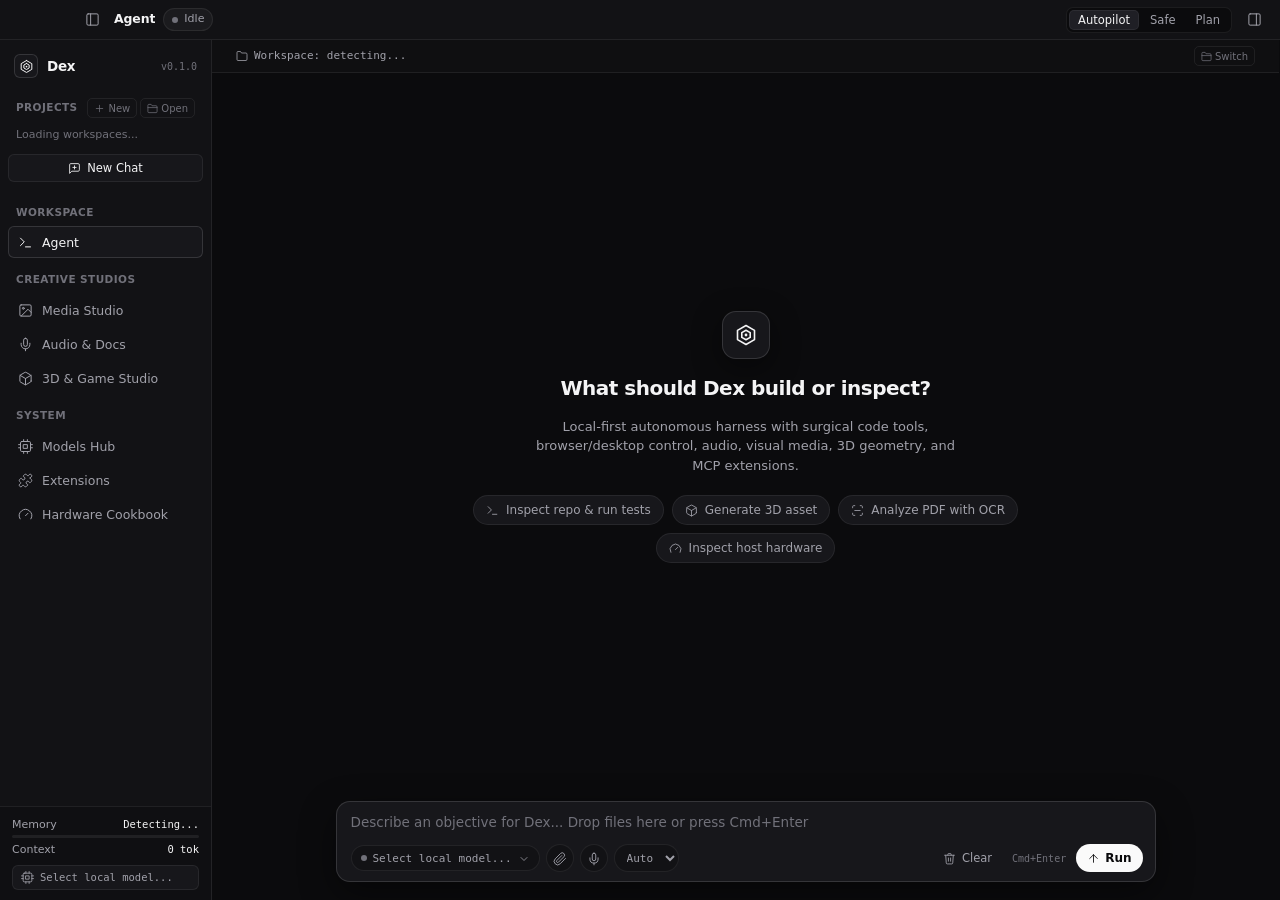
<file: crates/harness-desktop/ui/index.html>
<!DOCTYPE html>
<html lang="en">
<head>
  <meta charset="UTF-8" />
  <meta name="viewport" content="width=device-width, initial-scale=1.0" />
  <title>Dex</title>
  <link rel="stylesheet" href="./styles.css" />
</head>
<body>
  <div class="app-shell">
    <!-- 1. Integrated macOS Overlay Titlebar (40px, 78px traffic-light clearance) -->
    <header class="titlebar" data-tauri-drag-region>
      <div class="titlebar-left" data-tauri-drag-region>
        <button id="btn-toggle-sidebar" class="icon-btn titlebar-btn" title="Toggle Sidebar (Cmd+\)" onclick="DexApp.toggleSidebar()">
          <i data-icon="panelLeft" data-icon-size="15"></i>
        </button>
        <span id="titlebar-view-title" class="titlebar-view-title">Agent</span>
        <span id="agent-status-pill" class="agent-status-pill">
          <span class="status-dot"></span>
          <span id="agent-status-text">Idle</span>
        </span>
      </div>

      <div class="titlebar-right">
        <div class="segmented-control" role="group" aria-label="Execution Mode">
          <button id="mode-btn-autopilot" class="seg-btn active" onclick="DexApp.setMode('autopilot')">Autopilot</button>
          <button id="mode-btn-safe" class="seg-btn" onclick="DexApp.setMode('safe')">Safe</button>
          <button id="mode-btn-plan" class="seg-btn" onclick="DexApp.setMode('plan')">Plan</button>
        </div>
        <button id="btn-toggle-inspector" class="icon-btn titlebar-btn" title="Toggle Inspector (Cmd+I)" onclick="DexApp.toggleInspector()">
          <i data-icon="panelRight" data-icon-size="15"></i>
        </button>
      </div>
    </header>

    <!-- 2. 3-Zone Workspace: Left Sidebar | Main Stage | Right Collapsible Inspector -->
    <div class="workspace-shell">
      <!-- Left Collapsible Sidebar -->
      <aside id="sidebar" class="sidebar">
        <div class="sidebar-brand">
          <span class="brand-mark"><i data-icon="dexLogo" data-icon-size="15"></i></span>
          <span class="brand-name">Dex</span>
          <span class="brand-version">v0.1.0</span>
        </div>

        <nav class="sidebar-nav" aria-label="Primary Navigation">
          <div class="sidebar-projects-section">
            <div class="sidebar-section-head">
              <div class="nav-section-label">Projects</div>
              <div class="sidebar-section-actions">
                <button class="sidebar-mini-btn" title="Create New Project" onclick="DexApp.openCreateProjectModal()">
                  <i data-icon="plus" data-icon-size="11"></i>
                  <span>New</span>
                </button>
                <button class="sidebar-mini-btn" title="Open Existing Folder" onclick="DexApp.openProjectDialog()">
                  <i data-icon="folderOpen" data-icon-size="11"></i>
                  <span>Open</span>
                </button>
              </div>
            </div>
            <div id="sidebar-projects-list" class="sidebar-projects-list">
              <div class="card-meta" style="padding: 3px 8px; font-size: 11px;">Loading workspaces...</div>
            </div>
            <button class="new-chat-btn" title="Start a New Chat Session in Active Project" onclick="DexApp.startNewChat()">
              <i data-icon="messageSquarePlus" data-icon-size="13"></i>
              <span>New Chat</span>
            </button>
            <div id="sidebar-sessions-list" class="sidebar-sessions-list"></div>
          </div>

          <div class="nav-section-label">Workspace</div>
          <button class="nav-item active" data-view="view-agent" title="Agent" onclick="DexApp.navigate('view-agent')">
            <i data-icon="terminal" data-icon-size="15"></i>
            <span class="nav-label">Agent</span>
          </button>

          <div class="nav-section-label">Creative Studios</div>
          <button class="nav-item" data-view="view-media" title="Media Studio" onclick="DexApp.navigate('view-media')">
            <i data-icon="image" data-icon-size="15"></i>
            <span class="nav-label">Media Studio</span>
          </button>
          <button class="nav-item" data-view="view-audio" title="Audio & Docs" onclick="DexApp.navigate('view-audio')">
            <i data-icon="mic" data-icon-size="15"></i>
            <span class="nav-label">Audio &amp; Docs</span>
          </button>
          <button class="nav-item" data-view="view-3d" title="3D & Game Studio" onclick="DexApp.navigate('view-3d')">
            <i data-icon="cube" data-icon-size="15"></i>
            <span class="nav-label">3D &amp; Game Studio</span>
          </button>

          <div class="nav-section-label">System</div>
          <button class="nav-item" data-view="view-models" title="Models Hub" onclick="DexApp.navigate('view-models')">
            <i data-icon="cpu" data-icon-size="15"></i>
            <span class="nav-label">Models Hub</span>
          </button>
          <button class="nav-item" data-view="view-extensions" title="Extensions" onclick="DexApp.navigate('view-extensions')">
            <i data-icon="puzzle" data-icon-size="15"></i>
            <span class="nav-label">Extensions</span>
          </button>
          <button class="nav-item" data-view="view-cookbook" title="Hardware Cookbook" onclick="DexApp.navigate('view-cookbook')">
            <i data-icon="gauge" data-icon-size="15"></i>
            <span class="nav-label">Hardware Cookbook</span>
          </button>
        </nav>

        <div class="sidebar-footer">
          <div class="sidebar-footer-details">
            <div class="sidebar-metric-row">
              <span>Memory</span>
              <span id="sidebar-ram-metric" class="sidebar-metric-val">Detecting...</span>
            </div>
            <div class="sidebar-ram-bar-track" title="Live macOS Unified Memory Usage (Active + Wired + Compressed)">
              <div id="sidebar-ram-bar-fill" class="sidebar-ram-bar-fill"></div>
            </div>
            <div class="sidebar-metric-row">
              <span>Context</span>
              <span id="sidebar-ctx-metric" class="sidebar-metric-val">0 tok</span>
            </div>
          </div>
          <button class="sidebar-model-pill" title="Configure Provider & Model" onclick="DexApp.openModelConfig()">
            <i data-icon="cpu" data-icon-size="13"></i>
            <span id="sidebar-model-label">Select local model...</span>
          </button>
        </div>
      </aside>

      <!-- Main Stage (Full Width per active view) -->
      <main class="main-stage">
        <!-- ================================================================
             VIEW 1: AGENT (Modern Chat + Collapsible Tool Cards + Composer)
             ================================================================ -->
        <section id="view-agent" class="view-panel active">
          <div class="agent-view">
            <div class="workspace-banner">
              <span class="workspace-banner-path" title="Active Project Workspace Root">
                <i data-icon="folder" data-icon-size="12"></i>
                <span id="active-workspace-path">Workspace: detecting...</span>
              </span>
              <div class="row" style="gap: 6px; flex-shrink: 0;">
                <button class="sidebar-mini-btn" onclick="DexApp.openProjectDialog()">
                  <i data-icon="folderOpen" data-icon-size="11"></i>
                  <span>Switch</span>
                </button>
              </div>
            </div>
            <div id="agent-feed-scroll" class="agent-feed-scroll">
              <div id="agent-feed" class="agent-feed-inner">
                <div id="agent-empty" class="agent-empty">
                  <div class="agent-empty-emblem">
                    <i data-icon="dexLogo" data-icon-size="24"></i>
                  </div>
                  <h2>What should Dex build or inspect?</h2>
                  <p>Local-first autonomous harness with surgical code tools, browser/desktop control, audio, visual media, 3D geometry, and MCP extensions.</p>
                  <div class="quick-chips">
                    <button class="quick-chip" onclick="DexApp.useQuickPrompt('Inspect the repository structure, run cargo test, and summarize any warnings.')">
                      <i data-icon="terminal" data-icon-size="13"></i>
                      <span>Inspect repo &amp; run tests</span>
                    </button>
                    <button class="quick-chip" onclick="DexApp.useQuickPrompt('Generate a stylized 3D game asset workflow: create a concept image, inspect it, and prepare it for 3D conversion.')">
                      <i data-icon="cube" data-icon-size="13"></i>
                      <span>Generate 3D asset</span>
                    </button>
                    <button class="quick-chip" onclick="DexApp.useQuickPrompt('Find PDF or image documents in the workspace and analyze them using OCR / doc_parse.')">
                      <i data-icon="scan" data-icon-size="13"></i>
                      <span>Analyze PDF with OCR</span>
                    </button>
                    <button class="quick-chip" onclick="DexApp.navigate('view-cookbook')">
                      <i data-icon="gauge" data-icon-size="13"></i>
                      <span>Inspect host hardware</span>
                    </button>
                  </div>
                </div>
              </div>
            </div>

            <!-- Floating Bottom Composer -->
            <div class="composer-dock">
              <div id="composer-toast" class="composer-toast"></div>
              <div id="composer-box" class="composer-box">
                <!-- Model & Provider Popover (Zero-Typing Grouped Selector) -->
                <div id="model-popover" class="model-popover">
                  <div class="card-header" style="margin-bottom: 2px;">
                    <span class="card-title"><i data-icon="sliders" data-icon-size="14"></i> Inference Configuration</span>
                    <button class="icon-btn" onclick="DexApp.closeModelPopover()"><i data-icon="x" data-icon-size="14"></i></button>
                  </div>
                  <div class="field">
                    <label class="field-label" for="sel-provider">Provider</label>
                    <select id="sel-provider" class="select" onchange="DexApp.onProviderChange()">
                      <option value="dex-local">Dex Native Runtime (Autonomous MLX / GGUF)</option>
                      <option value="ollama">Ollama (Local :11434)</option>
                      <option value="lmstudio">LM Studio / Bionic (:1234)</option>
                      <option value="openai">OpenAI / Compatible API</option>
                    </select>
                  </div>
                  <div class="field">
                    <div class="item-card-row">
                      <label class="field-label" for="sel-model-picker">Model</label>
                      <button class="sidebar-mini-btn" title="Refresh detected models" onclick="DexApp.refreshModelPickerOptions()">
                        <i data-icon="refresh" data-icon-size="10"></i>
                        <span>Refresh</span>
                      </button>
                    </div>
                    <select id="sel-model-picker" class="select mono" onchange="DexApp.onSelectModelFromPicker()">
                      <option value="">Scanning local models...</option>
                    </select>
                  </div>
                  <div id="popover-loaded-status" class="item-card-row" style="display: none; padding: 6px 8px; border-radius: 6px; background: rgba(16, 185, 129, 0.08); border: 1px solid var(--ok-border);">
                    <span id="popover-loaded-text" class="mono" style="font-size: 11px; color: var(--ok-fg);">Loaded</span>
                    <button class="btn btn-sm btn-ghost" style="height: 22px; padding: 0 7px; font-size: 10.5px;" onclick="DexApp.unloadLocalModel()">
                      <i data-icon="power" data-icon-size="11"></i>
                      <span>Unload</span>
                    </button>
                  </div>
                  <div id="popover-runtime-missing" class="item-card-row" style="display: none; padding: 7px 9px; border-radius: 6px; background: var(--warn-bg); border: 1px solid var(--warn-border);">
                    <span id="popover-runtime-missing-text" style="font-size: 11px; color: var(--warn-fg);">Runtime not installed</span>
                    <button id="btn-popover-install-rt" class="btn btn-sm btn-primary" style="height: 24px;" onclick="DexApp.installMissingRuntimeFromPopover()">
                      <i data-icon="download" data-icon-size="11"></i>
                      <span>Install (1-click)</span>
                    </button>
                  </div>
                  <button class="custom-model-toggle" onclick="DexApp.toggleCustomModelInput()">
                    <i data-icon="chevronRight" data-icon-size="11"></i>
                    <span id="custom-model-toggle-label">Enter custom model ID...</span>
                  </button>
                  <div id="custom-model-fields" class="list-stack" style="display: none; gap: 8px;">
                    <div class="field">
                      <label class="field-label" for="input-model">Custom Model ID</label>
                      <input id="input-model" class="input mono" type="text" value="" placeholder="gpt-4o, claude-3-7-sonnet, qwen2.5:7b" oninput="DexApp.syncModelLabels()" />
                    </div>
                    <div class="field">
                      <label class="field-label" for="input-apibase">API Base URL (optional)</label>
                      <input id="input-apibase" class="input mono" type="text" placeholder="https://api.openai.com/v1" />
                    </div>
                  </div>
                  <div class="row" style="justify-content: space-between; padding-top: 4px;">
                    <button class="btn btn-sm btn-ghost" onclick="DexApp.closeModelPopover(); DexApp.navigate('view-models');">Open Models Hub</button>
                    <button class="btn btn-sm btn-primary" onclick="DexApp.closeModelPopover()">Done</button>
                  </div>
                </div>

                <!-- Removable Attached Files Chips -->
                <div id="composer-attachments" class="composer-attachments"></div>

                <textarea
                  id="input-goal"
                  class="composer-textarea"
                  rows="1"
                  placeholder="Describe an objective for Dex... Drop files here or press Cmd+Enter"
                ></textarea>

                <div class="composer-toolbar">
                  <div class="composer-left">
                    <button id="btn-model-pill" class="model-trigger-pill" onclick="DexApp.toggleModelPopover()">
                      <span id="model-pill-dot" class="model-pill-dot"></span>
                      <span id="composer-model-label">Select local model...</span>
                      <i data-icon="chevronDown" data-icon-size="12"></i>
                    </button>
                    <button id="btn-attach" class="mic-btn" title="Attach Files (Images, PDFs, Code, 3D .glb)" onclick="DexApp.pickAttachmentFiles()">
                      <i data-icon="paperclip" data-icon-size="14"></i>
                    </button>
                    <button id="btn-mic" class="mic-btn" title="Push-to-Talk Voice Objective" onclick="DexApp.toggleVoiceRecording()">
                      <i data-icon="mic" data-icon-size="14"></i>
                    </button>
                    <select id="composer-stt-lang" class="lang-pill-select" title="Speech Recognition Language" onchange="DexApp.onVoiceLanguageChange(this.value)">
                      <option value="auto">Auto</option>
                      <option value="es">ES</option>
                      <option value="en">EN</option>
                    </select>
                    <span id="voice-status-bar" class="voice-meter">
                      <span class="status-dot" style="background: var(--err-fg);"></span>
                      <span id="voice-db-badge">-60.0 dB</span>
                    </span>
                  </div>

                  <div class="composer-right">
                    <button id="btn-clear-chat" class="btn btn-sm btn-ghost" title="Clear conversation" onclick="DexApp.clearAgentFeed()">
                      <i data-icon="trash" data-icon-size="13"></i>
                      <span>Clear</span>
                    </button>
                    <span class="kbd-hint">Cmd+Enter</span>
                    <button id="btn-run" class="send-btn" onclick="DexApp.runGoal()">
                      <i data-icon="send" data-icon-size="13"></i>
                      <span>Run</span>
                    </button>
                    <button id="btn-stop" class="stop-btn" onclick="DexApp.stopGoal()">
                      <i data-icon="square" data-icon-size="11"></i>
                      <span>Stop</span>
                    </button>
                  </div>
                </div>
              </div>
            </div>
          </div>
        </section>

        <!-- ================================================================
             VIEW 2: MEDIA STUDIO (Image Gen, Workflows, Fast Ops, Gallery)
             ================================================================ -->
        <section id="view-media" class="view-panel">
          <div class="view-scroll">
            <div class="view-container">
              <div class="view-header">
                <div>
                  <h1 class="view-title">Media Studio</h1>
                  <p class="view-subtitle">Local MLX / ComfyUI / HTTP image generation, pure-Rust processing, and FFprobe video inspection.</p>
                </div>
                <div class="view-header-actions">
                  <button class="btn btn-sm" onclick="DexApp.refreshComfyWorkflows(); DexApp.refreshVisualMedia();">
                    <i data-icon="refresh" data-icon-size="13"></i>
                    <span>Refresh</span>
                  </button>
                </div>
              </div>

              <!-- Live Generation Progress -->
              <div id="media-progress-box" class="progress-card">
                <div class="item-card-row">
                  <span id="media-progress-label" class="card-title">Generating visual media...</span>
                  <span id="media-progress-steps" class="mono card-meta">0 / 20</span>
                </div>
                <div class="progress-track">
                  <div id="media-progress-bar" class="progress-fill accent"></div>
                </div>
              </div>

              <div class="grid-2">
                <!-- Generator Form -->
                <div class="card">
                  <div class="card-header">
                    <span class="card-title"><i data-icon="sparkles" data-icon-size="14"></i> Image Generator</span>
                  </div>
                  <div class="list-stack" style="gap: 10px;">
                    <div class="field">
                      <label class="field-label" for="media-model-select">Image Model (Apple Silicon MLX / Open Weights)</label>
                      <select id="media-model-select" class="select" onchange="DexApp.onMediaModelChange()">
                        <option value="z-image-turbo" selected>Z-Image Turbo (4-bit · Best quality, Recommended)</option>
                        <option value="flux-schnell-4bit">FLUX.1-schnell (4-bit · Fastest, for 8-16 GB Macs)</option>
                        <option value="flux2-klein-4b">FLUX.2 Klein 4B (4-bit · Open)</option>
                        <option value="qwen-image">Qwen-Image (4-bit · Supports Negative Prompt)</option>
                        <option value="flux-dev-4bit">FLUX.1-dev (4-bit · High Detail)</option>
                        <option value="custom">Custom Hugging Face Model ID...</option>
                      </select>
                    </div>
                    <div id="media-custom-model-wrap" class="field" style="display: none;">
                      <label class="field-label" for="media-custom-model-input">Custom Hugging Face Repo ID</label>
                      <input id="media-custom-model-input" class="input mono" type="text" placeholder="org/model-name-mflux-4bit" />
                    </div>
                    <div class="field">
                      <label class="field-label" for="media-prompt-input">Prompt</label>
                      <textarea id="media-prompt-input" class="textarea" placeholder="Describe the scene, lighting, and composition..."></textarea>
                    </div>
                    <div class="field">
                      <label class="field-label" for="media-neg-input">Negative Prompt (Qwen-Image / ComfyUI only)</label>
                      <input id="media-neg-input" class="input" type="text" placeholder="blurry, watermark, low quality (ignored on FLUX)" />
                    </div>
                    <div class="grid-3">
                      <div class="field">
                        <label class="field-label" for="media-res-select">Resolution</label>
                        <select id="media-res-select" class="select">
                          <option value="1024x1024">1024 x 1024</option>
                          <option value="768x768">768 x 768</option>
                          <option value="512x512">512 x 512</option>
                          <option value="1280x720">1280 x 720</option>
                          <option value="720x1280">720 x 1280</option>
                        </select>
                      </div>
                      <div class="field">
                        <label class="field-label" for="media-steps-input">Steps</label>
                        <input id="media-steps-input" class="input mono" type="number" value="8" min="1" max="150" />
                      </div>
                      <div class="field">
                        <label class="field-label" for="media-backend-select">Backend</label>
                        <select id="media-backend-select" class="select">
                          <option value="auto">Auto</option>
                          <option value="mlx">MLX (mflux)</option>
                          <option value="comfyui">ComfyUI</option>
                          <option value="http">HTTP / OpenAI</option>
                        </select>
                      </div>
                    </div>
                    <div class="row">
                      <div class="field" style="flex: 1;">
                        <label class="field-label" for="media-workflow-select">ComfyUI Workflow</label>
                        <select id="media-workflow-select" class="select mono">
                          <option value="txt2img_default.json">txt2img_default.json</option>
                        </select>
                      </div>
                      <button id="btn-generate-image" class="btn btn-primary" style="margin-top: 18px;" onclick="DexApp.generateImageFromUi()">
                        <i data-icon="sparkles" data-icon-size="14"></i>
                        <span>Generate</span>
                      </button>
                    </div>
                    <div id="media-gen-status" class="card-meta mono"></div>
                  </div>
                </div>

                <!-- Local Asset Utilities -->
                <div class="card">
                  <div class="card-header">
                    <span class="card-title"><i data-icon="wrench" data-icon-size="14"></i> Local Asset Utilities</span>
                    <span class="badge">Pure-Rust / FFprobe</span>
                  </div>
                  <div class="list-stack" style="gap: 10px;">
                    <div id="dropzone-media-asset" class="drop-zone" data-drop-target="media-asset" onclick="DexApp.browseMediaAssetFile()">
                      <i data-icon="upload" data-icon-size="14"></i>
                      <span>Drop an image or video here, or click to Browse</span>
                    </div>
                    <div class="field">
                      <label class="field-label" for="media-asset-path">Image or Video Path</label>
                      <div class="input-browse-row">
                        <input id="media-asset-path" class="input mono" type="text" placeholder="/path/to/image.png or /path/to/clip.mp4" />
                        <button class="btn btn-sm" type="button" onclick="DexApp.browseMediaAssetFile()">
                          <i data-icon="folderOpen" data-icon-size="12"></i>
                          <span>Browse</span>
                        </button>
                      </div>
                    </div>
                    <div class="row-wrap">
                      <button class="btn btn-sm" onclick="DexApp.upscaleAssetPathFromUi()">
                        <i data-icon="maximize" data-icon-size="13"></i>
                        <span>Upscale 2x</span>
                      </button>
                      <button class="btn btn-sm" onclick="DexApp.convertAssetWebpFromUi()">
                        <i data-icon="image" data-icon-size="13"></i>
                        <span>Convert WebP</span>
                      </button>
                      <button class="btn btn-sm" onclick="DexApp.inspectVideoFromUi()">
                        <i data-icon="film" data-icon-size="13"></i>
                        <span>Inspect Video</span>
                      </button>
                    </div>
                    <pre id="media-utility-output" class="code-block" style="display: none; max-height: 220px;"></pre>
                  </div>
                </div>
              </div>

              <!-- Visual Gallery -->
              <div class="card-subtle">
                <div class="card-header">
                  <span class="card-title"><i data-icon="image" data-icon-size="14"></i> Visual Gallery</span>
                  <span class="card-meta mono">.dex/media/images &amp; video</span>
                </div>
                <div id="visual-media-gallery" class="media-gallery">
                  <div class="empty-note">No generated images or videos found.</div>
                </div>
              </div>
            </div>
          </div>
        </section>

        <!-- ================================================================
             VIEW 3: AUDIO & DOCS (Voice Studio, Cloning, ASR/TTS Models, OCR)
             ================================================================ -->
        <section id="view-audio" class="view-panel">
          <div class="view-scroll">
            <div class="view-container">
              <div class="view-header">
                <div>
                  <h1 class="view-title">Voice Studio &amp; Documents</h1>
                  <p class="view-subtitle">Multilingual Apple Silicon ASR/TTS (mlx-audio, Whisper, Parakeet), zero-shot voice cloning, Apple Vision OCR, and document parsing.</p>
                </div>
                <div class="view-header-actions">
                  <button id="btn-test-mic-stt" class="btn btn-sm" onclick="DexApp.testMicAndSttFromUi()">
                    <i data-icon="mic" data-icon-size="13"></i>
                    <span>Test Mic &amp; STT (3s)</span>
                  </button>
                  <button class="btn btn-sm btn-primary" onclick="DexApp.toggleAudioModelsDrawer()">
                    <i data-icon="headphones" data-icon-size="13"></i>
                    <span>Audio Models</span>
                  </button>
                  <button class="btn btn-sm" onclick="DexApp.refreshAudioStudio()">
                    <i data-icon="refresh" data-icon-size="13"></i>
                    <span>Refresh</span>
                  </button>
                </div>
              </div>

              <!-- Live Test Mic & STT Result Strip -->
              <div id="stt-test-output" class="card-subtle" style="display: none;">
                <div class="item-card-row">
                  <span class="card-title"><i data-icon="activity" data-icon-size="13"></i> Microphone &amp; STT Diagnostics</span>
                  <button class="icon-btn" onclick="document.getElementById('stt-test-output').style.display='none'"><i data-icon="x" data-icon-size="13"></i></button>
                </div>
                <div id="stt-test-body" class="card-meta mono" style="margin-top: 6px; white-space: pre-wrap;"></div>
              </div>

              <!-- Internal Drawer: Audio Models Catalog (ASR, Native MLX TTS, Sidecars) -->
              <div id="drawer-audio-models" class="inline-drawer">
                <div class="item-card-row">
                  <span class="card-title"><i data-icon="headphones" data-icon-size="14"></i> Audio Models &amp; Engines (ASR / TTS / Sidecars)</span>
                  <button class="icon-btn" onclick="DexApp.toggleAudioModelsDrawer(false)"><i data-icon="x" data-icon-size="14"></i></button>
                </div>
                <div class="card-meta">Install engines directly into <span class="mono">~/.dex/runtimes/mlx-venv</span> with 1 click or switch active ASR/TTS models without leaving Voice Studio.</div>
                <div id="audio-models-catalog-list" class="audio-catalog-grid"></div>
              </div>

              <div class="grid-2">
                <!-- Left Panel: Voice Studio (TTS + Voice Cloning) -->
                <div class="list-stack" style="gap: 12px;">
                  <div class="card">
                    <div class="card-header">
                      <span class="card-title"><i data-icon="volume" data-icon-size="14"></i> Voice Studio</span>
                      <span id="voice-studio-engine-badge" class="badge badge-accent">Auto</span>
                    </div>
                    <div class="list-stack" style="gap: 10px;">
                      <div class="grid-2">
                        <div class="field">
                          <label class="field-label" for="tts-voice-select">Voice (Cloned &amp; Presets)</label>
                          <select id="tts-voice-select" class="select" onchange="DexApp.onVoiceStudioSettingChange()">
                            <option value="">Default Voice (Auto)</option>
                          </select>
                        </div>
                        <div class="field">
                          <label class="field-label" for="voice-studio-lang">Language (STT &amp; TTS)</label>
                          <select id="voice-studio-lang" class="select" onchange="DexApp.onVoiceLanguageChange(this.value)">
                            <option value="auto">Auto Detect</option>
                            <option value="es">Español (es)</option>
                            <option value="en">English (en)</option>
                          </select>
                        </div>
                      </div>
                      <div class="field">
                        <label class="field-label" for="tts-model-select">TTS Engine / Model</label>
                        <select id="tts-model-select" class="select" onchange="DexApp.onTtsModelSelectChange()">
                          <option value="mlx-audio::mlx-community/Qwen3-TTS-12Hz-0.6B-Base-8bit">Qwen3-TTS 0.6B Base (Cloning · MLX)</option>
                          <option value="mlx-audio::mlx-community/Qwen3-TTS-12Hz-0.6B-CustomVoice-8bit">Qwen3-TTS 0.6B CustomVoice (MLX)</option>
                          <option value="mlx-audio::mlx-community/chatterbox-turbo-fp16">Chatterbox TTS (Fast Cloning · MLX)</option>
                          <option value="mlx-audio::mlx-community/Kokoro-82M-bf16">Kokoro 82M (Ultra-Light · MLX)</option>
                          <option value="macos-say::apple/macos-say">macOS Native Say (Instant Built-In)</option>
                          <option value="sidecar::fishaudio/s2-pro">Fish Audio S2-Pro (Sidecar :8080)</option>
                          <option value="sidecar::stepfun-ai/Step-Audio">Step-Audio EditX (Sidecar :8192)</option>
                          <option value="sidecar::k2-fsa/OmniVoice">OmniVoice k2-fsa (Sidecar :8193)</option>
                        </select>
                      </div>
                      <div id="tts-sidecar-url-wrap" class="field" style="display: none;">
                        <label class="field-label" for="tts-sidecar-url-input">Sidecar Speech Endpoint URL</label>
                        <input id="tts-sidecar-url-input" class="input mono" type="text" placeholder="http://127.0.0.1:8080/v1/audio/speech" onchange="DexApp.onVoiceStudioSettingChange()" />
                      </div>
                      <div class="field">
                        <label class="field-label" for="tts-text-input">Spoken Text</label>
                        <textarea id="tts-text-input" class="textarea" rows="3" placeholder="Type text in Spanish or English to synthesize audio..."></textarea>
                      </div>
                      <div class="item-card-row">
                        <span id="tts-status-note" class="card-meta mono" style="flex: 1;"></span>
                        <button id="btn-synthesize-audio" class="btn btn-primary" onclick="DexApp.speakTextFromUi()">
                          <i data-icon="play" data-icon-size="13"></i>
                          <span>Synthesize Audio</span>
                        </button>
                      </div>
                    </div>
                  </div>

                  <!-- Music & SFX (local MusicGen, model sized to this Mac) -->
                  <div class="card">
                    <div class="card-header">
                      <span class="card-title"><i data-icon="headphones" data-icon-size="14"></i> Music &amp; Sound Effects</span>
                      <span class="badge">MusicGen · Local</span>
                    </div>
                    <div class="card-body">
                      <div class="field">
                        <label class="field-label" for="music-kind-select">Type</label>
                        <select id="music-kind-select" class="select" onchange="DexApp.onMusicKindChange()">
                          <option value="music">Music (instrumental)</option>
                          <option value="sfx">Sound effect</option>
                        </select>
                      </div>
                      <div class="field">
                        <label class="field-label" for="music-prompt-input">Description</label>
                        <textarea id="music-prompt-input" class="textarea" rows="2" placeholder="e.g. upbeat synthwave with punchy drums and retro bass"></textarea>
                      </div>
                      <div class="field">
                        <label class="field-label" for="music-duration-input">Duration (seconds)</label>
                        <input id="music-duration-input" class="input mono" type="number" value="15" min="2" max="120" />
                      </div>
                      <div class="item-card-row">
                        <span id="music-status-note" class="card-meta mono" style="flex: 1;"></span>
                        <button id="btn-generate-music" class="btn btn-primary" onclick="DexApp.generateMusicFromUi()">
                          <i data-icon="sparkles" data-icon-size="13"></i>
                          <span>Generate</span>
                        </button>
                      </div>
                    </div>
                  </div>

                  <!-- Voice Cloning Profiles (~/.dex/voices/) -->
                  <div class="card">
                    <div class="card-header">
                      <span class="card-title"><i data-icon="user" data-icon-size="14"></i> Cloned Voice Profiles</span>
                      <span class="badge mono">~/.dex/voices/</span>
                    </div>
                    <div class="list-stack" style="gap: 9px;">
                      <div class="grid-2">
                        <div class="field">
                          <label class="field-label" for="clone-voice-name">Profile Name</label>
                          <input id="clone-voice-name" class="input" type="text" placeholder="e.g. Robii - Español" />
                        </div>
                        <div class="field">
                          <label class="field-label" for="clone-voice-lang">Voice Language</label>
                          <select id="clone-voice-lang" class="select">
                            <option value="es">Español (es)</option>
                            <option value="en">English (en)</option>
                            <option value="auto">Auto</option>
                          </select>
                        </div>
                      </div>
                      <div id="dropzone-voice-ref" class="drop-zone" data-drop-target="voice-ref" onclick="DexApp.browseVoiceRefAudio()">
                        <i data-icon="mic" data-icon-size="14"></i>
                        <span>Drop a 3–15s voice sample (.wav/.mp3/.m4a), Browse, or Record</span>
                      </div>
                      <div class="field">
                        <label class="field-label" for="clone-ref-audio-path">Reference Audio Sample</label>
                        <div class="input-browse-row">
                          <input id="clone-ref-audio-path" class="input mono" type="text" placeholder="/path/to/voice_sample.wav" />
                          <button class="btn btn-sm" type="button" onclick="DexApp.browseVoiceRefAudio()">
                            <i data-icon="folderOpen" data-icon-size="12"></i>
                            <span>Browse</span>
                          </button>
                          <button id="btn-record-clone-sample" class="btn btn-sm" type="button" onclick="DexApp.recordVoiceCloneSample()">
                            <i data-icon="mic" data-icon-size="12"></i>
                            <span>Rec 5s</span>
                          </button>
                        </div>
                      </div>
                      <div class="field">
                        <label class="field-label" for="clone-ref-text">Reference Transcript (optional, boosts cloning accuracy)</label>
                        <input id="clone-ref-text" class="input" type="text" placeholder="Exact sentence spoken in the reference sample..." />
                      </div>
                      <div class="row" style="justify-content: flex-end;">
                        <button class="btn btn-sm btn-primary" onclick="DexApp.saveClonedVoiceFromUi()">
                          <i data-icon="plus" data-icon-size="12"></i>
                          <span>Save Cloned Voice</span>
                        </button>
                      </div>
                      <div id="cloned-voices-list" class="list-stack" style="gap: 6px;"></div>
                    </div>
                  </div>
                </div>

                <!-- Right Panel: OCR & Document Reader -->
                <div class="card">
                  <div class="card-header">
                    <span class="card-title"><i data-icon="scan" data-icon-size="14"></i> OCR &amp; Document Reader</span>
                    <span class="badge">Apple Vision / Docling</span>
                  </div>
                  <div class="list-stack" style="gap: 10px;">
                    <div id="dropzone-doc" class="drop-zone" data-drop-target="doc-ocr" onclick="DexApp.browseDocFile()">
                      <i data-icon="upload" data-icon-size="14"></i>
                      <span>Drop an image, PDF, DOCX, or PPTX here, or click to Browse</span>
                    </div>
                    <div class="field">
                      <label class="field-label" for="doc-path-input">Document or Image Path</label>
                      <div class="input-browse-row">
                        <input id="doc-path-input" class="input mono" type="text" placeholder="/path/to/screenshot.png or /path/to/report.pdf" />
                        <button class="btn btn-sm" type="button" onclick="DexApp.browseDocFile()">
                          <i data-icon="folderOpen" data-icon-size="12"></i>
                          <span>Browse</span>
                        </button>
                      </div>
                    </div>
                    <div class="row-wrap">
                      <button class="btn btn-sm btn-primary" onclick="DexApp.runOcrFromUi()">
                        <i data-icon="scan" data-icon-size="13"></i>
                        <span>Run OCR</span>
                      </button>
                      <button class="btn btn-sm" onclick="DexApp.parseDocFromUi()">
                        <i data-icon="fileText" data-icon-size="13"></i>
                        <span>Parse Document</span>
                      </button>
                      <button id="btn-send-doc-agent" class="btn btn-sm" style="display: none;" onclick="DexApp.sendDocToAgent()">
                        <i data-icon="arrowUpRight" data-icon-size="13"></i>
                        <span>Send to Agent</span>
                      </button>
                    </div>
                    <div id="doc-result-meta" class="card-meta mono"></div>
                    <pre id="doc-result-box" class="code-block" style="display: none; max-height: 360px;"></pre>
                  </div>
                </div>
              </div>

              <!-- Audio Gallery -->
              <div class="card-subtle">
                <div class="card-header">
                  <span class="card-title"><i data-icon="mic" data-icon-size="14"></i> Audio Library</span>
                  <span class="card-meta mono">.dex/media/audio/</span>
                </div>
                <div id="audio-gallery-list" class="audio-list">
                  <div class="empty-note">No audio files yet.</div>
                </div>
              </div>
            </div>
          </div>
        </section>

        <!-- ================================================================
             VIEW 4: 3D & GAME STUDIO (Full-Width WebGL2 Viewer + Blender/Unity)
             ================================================================ -->
        <section id="view-3d" class="view-panel">
          <div class="view-scroll">
            <div class="view-container">
              <div class="view-header">
                <div>
                  <h1 class="view-title">3D &amp; Game Studio</h1>
                  <p class="view-subtitle">Offline WebGL2 glTF 2.0 viewer, pure-Rust geometry analysis, image-to-3D sidecars, headless Blender, and Unity bridge.</p>
                </div>
                <div class="view-header-actions">
                  <span id="blender-status-badge" class="badge">Blender: checking</span>
                  <button class="btn btn-sm" onclick="DexApp.createSample3dCubeFromUi()">
                    <i data-icon="cube" data-icon-size="13"></i>
                    <span>Generate Sample Cube</span>
                  </button>
                  <button class="btn btn-sm" onclick="DexApp.refresh3dModels(); DexApp.refresh3dSourceImages();">
                    <i data-icon="refresh" data-icon-size="13"></i>
                    <span>Refresh</span>
                  </button>
                </div>
              </div>

              <!-- Full-Width Offline WebGL2 Stage -->
              <div id="studio3d-stage" class="studio3d-stage" data-drop-target="3d-viewer">
                <canvas id="glb-canvas"></canvas>
                <div id="viewer-3d-hud" class="viewer-hud">
                  <div style="font-weight: 600;">Offline WebGL2 GLB Viewer</div>
                  <div style="color: var(--text-secondary);">Drag to orbit · Scroll to zoom · Drop any .glb file here to inspect instantly</div>
                </div>
                <div class="viewer-controls-overlay">
                  <div class="viewer-controls-group">
                    <button id="btn-3d-wireframe" class="btn btn-sm btn-ghost" onclick="DexApp.toggle3dWireframe()">
                      <i data-icon="wireframe" data-icon-size="13"></i>
                      <span>Wireframe: Off</span>
                    </button>
                    <button id="btn-3d-grid" class="btn btn-sm btn-ghost" onclick="DexApp.toggle3dGrid()">
                      <i data-icon="grid" data-icon-size="13"></i>
                      <span>Grid: On</span>
                    </button>
                    <button class="btn btn-sm btn-ghost" onclick="DexApp.reset3dCamera()">
                      <i data-icon="rotateCcw" data-icon-size="13"></i>
                      <span>Reset Camera</span>
                    </button>
                  </div>
                  <div class="viewer-controls-group">
                    <button class="btn btn-sm btn-ghost" onclick="DexApp.sendSelected3dToAgent()">
                      <i data-icon="arrowUpRight" data-icon-size="13"></i>
                      <span>Send to Agent</span>
                    </button>
                    <button class="btn btn-sm btn-ghost" onclick="DexApp.revealSelected3dInFinder()">
                      <i data-icon="folder" data-icon-size="13"></i>
                      <span>Finder</span>
                    </button>
                  </div>
                </div>
              </div>

              <!-- Game-Ready Warnings Strip -->
              <div id="viewer-3d-warnings" class="card-subtle" style="display: none; border-color: var(--warn-border); background: var(--warn-bg); color: var(--warn-fg); font-size: 12px;"></div>

              <!-- Live 3D Generation Progress -->
              <div id="gen3d-progress-box" class="progress-card">
                <div class="item-card-row">
                  <span id="gen3d-progress-label" class="card-title">Reconstructing 3D mesh...</span>
                  <span id="gen3d-progress-steps" class="mono card-meta">0 / 3</span>
                </div>
                <div class="progress-track">
                  <div id="gen3d-progress-bar" class="progress-fill accent"></div>
                </div>
              </div>

              <div class="grid-2">
                <!-- Image-to-3D Generator -->
                <div class="card">
                  <div class="card-header">
                    <span class="card-title"><i data-icon="cube" data-icon-size="14"></i> Text or Image to 3D (.glb)</span>
                  </div>
                  <div class="list-stack" style="gap: 10px;">
                    <div id="dropzone-3d-image" class="drop-zone" data-drop-target="3d-image" onclick="DexApp.browse3dSourceImage()">
                      <i data-icon="image" data-icon-size="14"></i>
                      <span>Drop a concept image (.png/.jpg/.webp) here, or click to Browse</span>
                    </div>
                    <div class="grid-2">
                      <div class="field">
                        <label class="field-label" for="gen3d-image-select">From Media Studio</label>
                        <select id="gen3d-image-select" class="select" onchange="DexApp.onSelect3dSourceImage()">
                          <option value="">Select generated image...</option>
                        </select>
                      </div>
                      <div class="field">
                        <label class="field-label" for="gen3d-image-path">Local Image Path</label>
                        <div class="input-browse-row">
                          <input id="gen3d-image-path" class="input mono" type="text" placeholder="/path/to/concept.png" />
                          <button class="btn btn-sm" type="button" onclick="DexApp.browse3dSourceImage()">
                            <i data-icon="folderOpen" data-icon-size="12"></i>
                            <span>Browse</span>
                          </button>
                        </div>
                      </div>
                    </div>
                    <div class="field">
                      <label class="field-label" for="gen3d-prompt">Optional Prompt</label>
                      <input id="gen3d-prompt" class="input" type="text" placeholder="Describe the object (works without an image), e.g. a red wooden chair" />
                    </div>
                    <div class="row-wrap">
                      <select id="gen3d-backend" class="select" style="flex: 1; min-width: 140px;">
                        <option value="auto">Auto (best installed)</option>
                        <option value="shap-e">Shap-E (1-click install)</option>
                        <option value="trellis">TRELLIS 2 (8195)</option>
                        <option value="hunyuan3d">Hunyuan3D (8196)</option>
                        <option value="triposr">TripoSR (8197)</option>
                        <option value="http">HTTP (DEX_3D_ENDPOINT)</option>
                      </select>
                      <select id="gen3d-texres" class="select" style="width: 112px;">
                        <option value="1024">Tex 1024</option>
                        <option value="512">Tex 512</option>
                        <option value="2048">Tex 2048</option>
                      </select>
                      <label class="checkbox-label">
                        <input type="checkbox" id="gen3d-rmbg" checked /> Remove BG
                      </label>
                      <button id="btn-gen3d" class="btn btn-primary" onclick="DexApp.generate3dFromUi()">
                        <i data-icon="sparkles" data-icon-size="13"></i>
                        <span>Generate .glb</span>
                      </button>
                    </div>
                    <div id="gen3d-status" class="card-meta mono"></div>
                  </div>
                </div>

                <!-- Blender & Unity Pipeline -->
                <div class="card">
                  <div class="card-header">
                    <span class="card-title"><i data-icon="gamepad" data-icon-size="14"></i> Blender &amp; Unity Pipeline</span>
                    <span id="selected-3d-label" class="card-meta mono" style="max-width: 180px; overflow: hidden; text-overflow: ellipsis; white-space: nowrap;">No model selected</span>
                  </div>
                  <div class="list-stack" style="gap: 10px;">
                    <div class="row-wrap">
                      <select id="blender-target-fmt" class="select" style="width: 120px;">
                        <option value="fbx">FBX (Unity)</option>
                        <option value="glb">GLB (LOD)</option>
                        <option value="obj">OBJ</option>
                      </select>
                      <input id="blender-decimate-ratio" class="input mono" type="number" step="0.05" min="0.05" max="1.0" value="0.5" style="width: 78px;" title="Decimate ratio (0.05-1.0)" />
                      <button class="btn btn-sm" onclick="DexApp.convertSelected3dWithBlender()">
                        <i data-icon="layers" data-icon-size="13"></i>
                        <span>Decimate / Convert</span>
                      </button>
                      <button class="btn btn-sm" onclick="DexApp.renderSelected3dPreview()">
                        <i data-icon="camera" data-icon-size="13"></i>
                        <span>Render Preview</span>
                      </button>
                    </div>
                    <div class="grid-2">
                      <div class="input-browse-row">
                        <input id="unity-project-path" class="input mono" type="text" placeholder="/path/to/UnityProject" />
                        <button class="btn btn-sm" type="button" title="Browse Unity Project Folder" onclick="DexApp.browseUnityProjectFolder()">
                          <i data-icon="folderOpen" data-icon-size="12"></i>
                          <span>Browse</span>
                        </button>
                      </div>
                      <input id="unity-subdir-input" class="input mono" type="text" value="Assets/DexGenerated" placeholder="Assets/DexGenerated" />
                    </div>
                    <div class="row-wrap">
                      <label class="checkbox-label">
                        <input type="checkbox" id="unity-overwrite" /> Overwrite
                      </label>
                      <button class="btn btn-sm" onclick="DexApp.inspectUnityProjectFromUi()">
                        <i data-icon="search" data-icon-size="13"></i>
                        <span>Inspect Unity</span>
                      </button>
                      <button class="btn btn-sm btn-primary" onclick="DexApp.exportSelected3dToUnity()">
                        <i data-icon="upload" data-icon-size="13"></i>
                        <span>Export to Unity</span>
                      </button>
                    </div>
                    <pre id="studio3d-action-output" class="code-block" style="display: none; max-height: 140px;"></pre>
                  </div>
                </div>
              </div>

              <!-- 3D Models Library -->
              <div class="card-subtle">
                <div class="card-header">
                  <span class="card-title"><i data-icon="cube" data-icon-size="14"></i> 3D Models Library</span>
                  <span class="card-meta mono">.dex/media/3d/</span>
                </div>
                <div id="models-3d-gallery" class="model3d-grid">
                  <div class="empty-note">No 3D models yet. Click "Generate Sample Cube" above to inspect one in WebGL2.</div>
                </div>
              </div>
            </div>
          </div>
        </section>

        <!-- ================================================================
             VIEW 5: MODELS HUB (Bionic / LM Studio Style: Library + Explore)
             ================================================================ -->
        <section id="view-models" class="view-panel">
          <div class="models-hub-shell">
            <!-- Top Header with Segmented Switcher -->
            <div class="models-hub-topbar">
              <div class="row" style="gap: 14px;">
                <h1 class="view-title">Models Hub</h1>
                <div class="segmented-control" role="tablist" aria-label="Models Hub Mode">
                  <button id="models-tab-library" class="seg-btn active" onclick="DexApp.switchModelsTab('library')">Library</button>
                  <button id="models-tab-explore" class="seg-btn" onclick="DexApp.switchModelsTab('explore')">Explore</button>
                </div>
              </div>

              <div class="row-wrap" id="models-topbar-actions">
                <button class="btn btn-sm" onclick="DexApp.toggleModelsDrawer('ollama')">
                  <i data-icon="download" data-icon-size="13"></i>
                  <span>Pull Ollama</span>
                </button>
                <button class="btn btn-sm" onclick="DexApp.toggleModelsDrawer('import')">
                  <i data-icon="upload" data-icon-size="13"></i>
                  <span>Import</span>
                </button>
                <button class="btn btn-sm" onclick="DexApp.refreshModelsLibrary()">
                  <i data-icon="refresh" data-icon-size="13"></i>
                  <span>Rescan</span>
                </button>
              </div>
            </div>

            <!-- Active Download Progress Banner (shared across Explore & Library) -->
            <div id="download-progress-box" class="progress-card" style="margin: 12px 24px 0 24px;">
              <div class="item-card-row">
                <span id="dl-title" class="card-title">Downloading model...</span>
                <span id="dl-speed" class="mono card-meta">0.0 MB/s</span>
              </div>
              <div class="progress-track">
                <div id="dl-bar" class="progress-fill accent"></div>
              </div>
              <div class="item-card-row">
                <span id="dl-stats" class="mono card-meta">0 MB / 0 MB (0%)</span>
                <button class="btn btn-sm btn-danger" onclick="DexApp.cancelActiveDownload()">Cancel</button>
              </div>
            </div>

            <!-- ============================================================
                 SUB-VIEW A: LIBRARY (Multi-Folder MLX / GGUF / Ollama / PT)
                 ============================================================ -->
            <div id="models-sub-library" class="models-subview active">
              <div class="view-scroll" style="padding-top: 16px;">
                <div class="view-container" style="gap: 14px;">
                  <!-- Discrete Inline Drawers (Add Folder / Pull Ollama / Import Local) -->
                  <div id="drawer-add-folder" class="inline-drawer">
                    <div class="item-card-row">
                      <span class="card-title"><i data-icon="folderPlus" data-icon-size="14"></i> Add Model Directory</span>
                      <button class="icon-btn" onclick="DexApp.closeModelsDrawers()"><i data-icon="x" data-icon-size="14"></i></button>
                    </div>
                    <div class="row">
                      <input id="input-model-dir" class="input mono" type="text" placeholder="~/.lmstudio/models or /Volumes/SSD/Models" style="flex: 1;" onkeydown="if(event.key==='Enter')DexApp.addModelDirFromUi();" />
                      <button class="btn btn-sm" type="button" onclick="DexApp.browseModelDirFolder()">
                        <i data-icon="folderOpen" data-icon-size="12"></i>
                        <span>Browse</span>
                      </button>
                      <button class="btn btn-primary" onclick="DexApp.addModelDirFromUi()">Add Folder</button>
                    </div>
                    <div class="card-meta">Models are indexed recursively by reference (GGUF, MLX, Safetensors) without copying files.</div>
                  </div>

                  <div id="drawer-pull-ollama" class="inline-drawer">
                    <div class="item-card-row">
                      <span class="card-title"><i data-icon="download" data-icon-size="14"></i> Pull from Ollama Library</span>
                      <button class="icon-btn" onclick="DexApp.closeModelsDrawers()"><i data-icon="x" data-icon-size="14"></i></button>
                    </div>
                    <div class="row">
                      <input id="ollama-pull-input" class="input mono" type="text" placeholder="qwen2.5-coder:7b, llama3.2:3b, deepseek-r1:14b" style="flex: 1;" onkeydown="if(event.key==='Enter')DexApp.pullOllamaModel();" />
                      <button class="btn btn-primary" onclick="DexApp.pullOllamaModel()">Pull</button>
                    </div>
                  </div>

                  <div id="drawer-import-model" class="inline-drawer">
                    <div class="item-card-row">
                      <span class="card-title"><i data-icon="upload" data-icon-size="14"></i> Import Local .gguf File or MLX Folder</span>
                      <button class="icon-btn" onclick="DexApp.closeModelsDrawers()"><i data-icon="x" data-icon-size="14"></i></button>
                    </div>
                    <div class="grid-2">
                      <div class="input-browse-row">
                        <input id="import-path" class="input mono" type="text" placeholder="/path/to/model.gguf or /path/to/mlx-model-folder" />
                        <button class="btn btn-sm" type="button" onclick="DexApp.browseImportModelFile()">
                          <i data-icon="folderOpen" data-icon-size="12"></i>
                          <span>Browse</span>
                        </button>
                      </div>
                      <input id="import-name" class="input" type="text" placeholder="Alias name (optional)" />
                    </div>
                    <div class="item-card-row">
                      <label class="checkbox-label">
                        <input type="checkbox" id="import-to-ollama" /> Register GGUF in Ollama
                      </label>
                      <button class="btn btn-primary" onclick="DexApp.importLocalGguf()">Import</button>
                    </div>
                  </div>

                  <!-- Autonomous Dex Native Runtimes + Active Loaded Model Panel -->
                  <div class="runtime-panel">
                    <div id="active-loaded-banner" class="active-model-banner">
                      <div class="row" style="gap: 10px; min-width: 0;">
                        <span class="model-pill-dot ready"></span>
                        <div style="min-width: 0;">
                          <div id="active-loaded-title" style="font-size: 12.5px; font-weight: 600; color: var(--text-primary);">Loaded model</div>
                          <div id="active-loaded-meta" class="mono card-meta">http://127.0.0.1:8088/v1</div>
                        </div>
                      </div>
                      <div class="row" style="gap: 6px;">
                        <button class="btn btn-sm" onclick="DexApp.navigate('view-agent')">
                          <i data-icon="terminal" data-icon-size="12"></i>
                          <span>Open Agent</span>
                        </button>
                        <button class="btn btn-sm btn-danger" onclick="DexApp.unloadLocalModel()">
                          <i data-icon="power" data-icon-size="12"></i>
                          <span>Unload</span>
                        </button>
                      </div>
                    </div>
                    <div id="native-runtime-cards" class="runtime-cards-row"></div>
                    <pre id="runtime-log-box" class="runtime-log-box"></pre>
                  </div>

                  <!-- Local Servers Strip (Dex MLX :8088 / llama.cpp :8089 / Ollama :11434 / LM Studio :1234) -->
                  <div id="local-servers-strip" class="servers-strip"></div>

                  <!-- Active Model Folders Strip -->
                  <div class="model-dirs-strip">
                    <div class="dir-chips-wrap" id="model-dirs-chips">
                      <span class="card-meta">Loading folders...</span>
                    </div>
                    <button class="btn btn-sm" onclick="DexApp.toggleModelsDrawer('folder')">
                      <i data-icon="folderPlus" data-icon-size="13"></i>
                      <span>Add Folder</span>
                    </button>
                  </div>

                  <!-- Instant Filter & Sort Toolbar -->
                  <div class="row-wrap" style="gap: 8px;">
                    <input id="lib-search-input" class="input" type="text" placeholder="Filter models by name, quantization, architecture..." style="flex: 1; min-width: 220px;" oninput="DexApp.renderLibraryModels()" />
                    <div class="segmented-control" id="lib-format-filter">
                      <button class="seg-btn active" data-fmt="all" onclick="DexApp.setLibraryFormat('all', this)">All</button>
                      <button class="seg-btn" data-fmt="mlx" onclick="DexApp.setLibraryFormat('mlx', this)">MLX</button>
                      <button class="seg-btn" data-fmt="gguf" onclick="DexApp.setLibraryFormat('gguf', this)">GGUF</button>
                      <button class="seg-btn" data-fmt="ollama" onclick="DexApp.setLibraryFormat('ollama', this)">Ollama</button>
                      <button class="seg-btn" data-fmt="pt" onclick="DexApp.setLibraryFormat('pt', this)">PT</button>
                    </div>
                    <select id="lib-sort-select" class="select" style="width: 122px;" onchange="DexApp.renderLibraryModels()">
                      <option value="recent">Recent</option>
                      <option value="size">Largest</option>
                      <option value="name">Name A-Z</option>
                    </select>
                  </div>

                  <div id="library-status-note" class="card-meta mono" style="display: none;"></div>

                  <!-- Bionic-Style Compact Model Library List -->
                  <div id="library-models-list" class="library-list">
                    <div class="empty-note">Scanning model directories...</div>
                  </div>
                </div>
              </div>
            </div>

            <!-- ============================================================
                 SUB-VIEW B: EXPLORE (2-Column Master-Detail Hugging Face Hub)
                 ============================================================ -->
            <div id="models-sub-explore" class="models-subview">
              <div class="explore-split">
                <!-- Left Master Column (~360px) -->
                <div class="explore-master">
                  <div class="explore-master-head">
                    <div class="row">
                      <input id="hf-search-input" class="input" type="text" placeholder="Search Hugging Face models..." style="flex: 1;" onkeydown="if(event.key==='Enter')DexApp.searchHfModels();" />
                      <button class="btn btn-primary btn-sm" style="height: 32px; padding: 0 11px;" onclick="DexApp.searchHfModels()">
                        <i data-icon="search" data-icon-size="13"></i>
                      </button>
                    </div>
                    <div class="grid-2" style="gap: 6px;">
                      <select id="hf-format-select" class="select" onchange="DexApp.searchHfModels()">
                        <option value="all">All Formats</option>
                        <option value="gguf">GGUF</option>
                        <option value="mlx">MLX</option>
                      </select>
                      <select id="hf-sort-select" class="select" onchange="DexApp.searchHfModels()">
                        <option value="downloads">Trending / Downloads</option>
                        <option value="likes">Most Liked</option>
                        <option value="recent">Recently Updated</option>
                      </select>
                    </div>
                  </div>
                  <div id="hf-search-results" class="explore-list">
                    <div class="empty-note">Search or pick a format to explore Hugging Face models.</div>
                  </div>
                </div>

                <!-- Right Detail Column -->
                <div class="explore-detail">
                  <div id="hf-detail-panel" class="explore-detail-inner">
                    <div class="explore-empty">
                      <i data-icon="cpu" data-icon-size="28"></i>
                      <div style="font-size: 13px; color: var(--text-secondary);">Select a repository on the left</div>
                      <div style="font-size: 12px;">Inspect quantizations, memory fit, capabilities, and the full model README.</div>
                    </div>
                  </div>
                </div>
              </div>
            </div>
          </div>
        </section>

        <!-- ================================================================
             VIEW 6: EXTENSIONS HUB (MCP Servers & Local Sidecars)
             ================================================================ -->
        <section id="view-extensions" class="view-panel">
          <div class="view-scroll">
            <div class="view-container">
              <div class="view-header">
                <div>
                  <h1 class="view-title">Extensions &amp; Sidecars</h1>
                  <p class="view-subtitle">Deferred MCP tool discovery (search_tools) with automatic idle RAM reclamation.</p>
                </div>
                <div class="view-header-actions">
                  <button class="btn btn-sm" onclick="DexApp.refreshExtensions()">
                    <i data-icon="refresh" data-icon-size="13"></i>
                    <span>Refresh</span>
                  </button>
                  <button class="btn btn-sm btn-primary" onclick="DexApp.openCustomMcpModal()">
                    <i data-icon="plus" data-icon-size="13"></i>
                    <span>Add Custom MCP</span>
                  </button>
                </div>
              </div>

              <div class="filter-bar" id="ext-filter-bar">
                <button class="filter-pill active" onclick="DexApp.setExtCategory('all', this)">All</button>
                <button class="filter-pill" onclick="DexApp.setExtCategory('audio', this)">Audio</button>
                <button class="filter-pill" onclick="DexApp.setExtCategory('image_video', this)">Image &amp; Video</button>
                <button class="filter-pill" onclick="DexApp.setExtCategory('three_d', this)">3D</button>
                <button class="filter-pill" onclick="DexApp.setExtCategory('ocr_docs', this)">OCR &amp; Docs</button>
                <button class="filter-pill" onclick="DexApp.setExtCategory('game_dev', this)">GameDev</button>
                <button class="filter-pill" onclick="DexApp.setExtCategory('custom', this)">Custom</button>
              </div>

              <div class="card-subtle">
                <div class="card-header">
                  <span class="card-title"><i data-icon="puzzle" data-icon-size="14"></i> Installed Extensions</span>
                </div>
                <div id="ext-installed-list" class="list-stack">
                  <div class="empty-note">Loading installed extensions...</div>
                </div>
              </div>

              <div class="card-subtle">
                <div class="card-header">
                  <span class="card-title"><i data-icon="layers" data-icon-size="14"></i> Curated Catalog</span>
                </div>
                <div id="ext-catalog-list" class="list-stack">
                  <div class="empty-note">Loading catalog...</div>
                </div>
              </div>
            </div>
          </div>
        </section>

        <!-- ================================================================
             VIEW 7: HARDWARE COOKBOOK
             ================================================================ -->
        <section id="view-cookbook" class="view-panel">
          <div class="view-scroll">
            <div class="view-container">
              <div class="view-header">
                <div>
                  <h1 class="view-title">Hardware Cookbook</h1>
                  <p class="view-subtitle">Real-time host profiling and recommended local quantization tiers.</p>
                </div>
                <div class="view-header-actions">
                  <button class="btn btn-sm" onclick="DexApp.refreshCookbook()">
                    <i data-icon="refresh" data-icon-size="13"></i>
                    <span>Re-Detect</span>
                  </button>
                </div>
              </div>

              <div id="cookbook-stats" class="stat-grid"></div>

              <div class="card">
                <div class="card-header">
                  <span class="card-title"><i data-icon="gauge" data-icon-size="14"></i> Diagnostic Report</span>
                </div>
                <pre id="cookbook-report" class="code-block">Detecting hardware profile...</pre>
              </div>
            </div>
          </div>
        </section>
      </main>

      <!-- 3. Right Collapsible Inspector Drawer (TaskBoard | Subagents | Vision) -->
      <aside id="inspector-drawer" class="inspector-drawer closed">
        <div class="inspector-header">
          <div class="segmented-control inspector-seg" role="tablist">
            <button class="seg-btn active" data-inspector="tasks" onclick="DexApp.switchInspector('tasks')">TaskBoard</button>
            <button class="seg-btn" data-inspector="subagents" onclick="DexApp.switchInspector('subagents')">Subagents</button>
            <button class="seg-btn" data-inspector="vision" onclick="DexApp.switchInspector('vision')">Vision</button>
          </div>
        </div>

        <div class="inspector-body">
          <!-- Pane: TaskBoard -->
          <div id="inspector-tasks" class="inspector-pane active">
            <div class="inspector-pane-head">
              <span>.dex/tasks.json</span>
              <button class="icon-btn" title="Refresh Tasks" onclick="DexApp.refreshTasks()">
                <i data-icon="refresh" data-icon-size="13"></i>
              </button>
            </div>
            <div id="tasks-list" class="list-stack">
              <div class="empty-note">No active tasks.</div>
            </div>
          </div>

          <!-- Pane: Subagents -->
          <div id="inspector-subagents" class="inspector-pane">
            <div class="inspector-pane-head">
              <span>Concurrent Subagents</span>
            </div>
            <div id="subagents-list" class="list-stack">
              <div class="empty-note">No subagents spawned in this session.</div>
            </div>
          </div>

          <!-- Pane: Vision / Screenshots -->
          <div id="inspector-vision" class="inspector-pane">
            <div class="inspector-pane-head">
              <span>Captured Previews</span>
              <button class="icon-btn" title="Refresh Screenshots" onclick="DexApp.refreshScreenshots()">
                <i data-icon="refresh" data-icon-size="13"></i>
              </button>
            </div>
            <div id="gallery-container" class="screenshot-grid">
              <div class="empty-note" style="grid-column: 1 / -1;">No screenshots captured yet.</div>
            </div>
          </div>
        </div>
      </aside>
    </div>
  </div>

  <!-- Global Actionable Toast & Recovery Card Stack (Replaces window.alert) -->
  <div id="global-toast-stack" class="global-toast-stack" aria-live="polite"></div>

  <!-- Modal: Create New Project / Workspace -->
  <div id="create-project-modal" class="modal-overlay" onclick="if(event.target===this)DexApp.closeCreateProjectModal()">
    <div class="modal-dialog">
      <div class="modal-header">
        <span class="modal-title"><i data-icon="folderPlus" data-icon-size="16"></i> New Project Workspace</span>
        <button class="icon-btn" onclick="DexApp.closeCreateProjectModal()"><i data-icon="x" data-icon-size="15"></i></button>
      </div>
      <div class="field">
        <label class="field-label" for="proj-name-input">Project Name *</label>
        <input id="proj-name-input" class="input" type="text" placeholder="my-rust-service" onkeydown="if(event.key==='Enter')DexApp.submitCreateProject();" />
      </div>
      <div class="field">
        <label class="field-label" for="proj-parent-input">Parent Directory</label>
        <input id="proj-parent-input" class="input mono" type="text" value="~/Projects" placeholder="~/Projects" />
      </div>
      <label class="checkbox-label">
        <input type="checkbox" id="proj-init-git" checked /> Initialize Git repository (git init) and .dex/sessions/
      </label>
      <div class="modal-actions">
        <button class="btn btn-ghost" onclick="DexApp.closeCreateProjectModal()">Cancel</button>
        <button class="btn btn-primary" onclick="DexApp.submitCreateProject()">Create Project</button>
      </div>
    </div>
  </div>

  <!-- Modal: Add Custom MCP Extension -->
  <div id="custom-mcp-modal" class="modal-overlay" onclick="if(event.target===this)DexApp.closeCustomMcpModal()">
    <div class="modal-dialog">
      <div class="modal-header">
        <span class="modal-title"><i data-icon="puzzle" data-icon-size="16"></i> Add Custom MCP Extension</span>
        <button class="icon-btn" onclick="DexApp.closeCustomMcpModal()"><i data-icon="x" data-icon-size="15"></i></button>
      </div>
      <div class="grid-2">
        <div class="field">
          <label class="field-label" for="mcp-id">Extension ID *</label>
          <input id="mcp-id" class="input mono" type="text" placeholder="my-blender-mcp" />
        </div>
        <div class="field">
          <label class="field-label" for="mcp-name">Display Name *</label>
          <input id="mcp-name" class="input" type="text" placeholder="My Custom MCP" />
        </div>
      </div>
      <div class="grid-2">
        <div class="field">
          <label class="field-label" for="mcp-transport">Transport</label>
          <select id="mcp-transport" class="select" onchange="DexApp.toggleMcpTransportFields()">
            <option value="stdio">MCP Stdio (Local Command)</option>
            <option value="sse">MCP SSE (Endpoint URL)</option>
          </select>
        </div>
        <div class="field">
          <label class="field-label" for="mcp-category">Category</label>
          <select id="mcp-category" class="select">
            <option value="custom">Custom</option>
            <option value="audio">Audio</option>
            <option value="image_video">Image &amp; Video</option>
            <option value="three_d">3D</option>
            <option value="ocr_docs">OCR &amp; Docs</option>
            <option value="game_dev">GameDev</option>
          </select>
        </div>
      </div>
      <div id="mcp-stdio-fields" class="grid-2">
        <div class="field">
          <label class="field-label" for="mcp-command">Command *</label>
          <input id="mcp-command" class="input mono" type="text" placeholder="uvx / npx / python3" />
        </div>
        <div class="field">
          <label class="field-label" for="mcp-args">Arguments</label>
          <input id="mcp-args" class="input mono" type="text" placeholder="-y @modelcontextprotocol/server-filesystem /tmp" />
        </div>
      </div>
      <div id="mcp-sse-fields" class="field" style="display: none;">
        <label class="field-label" for="mcp-url">SSE Endpoint URL *</label>
        <input id="mcp-url" class="input mono" type="text" placeholder="http://127.0.0.1:8080/sse" />
      </div>
      <div class="field">
        <label class="field-label" for="mcp-desc">Description</label>
        <input id="mcp-desc" class="input" type="text" placeholder="Tools provided by this MCP server" />
      </div>
      <div class="grid-2">
        <div class="field">
          <label class="field-label" for="mcp-ram">Estimated RAM (MB)</label>
          <input id="mcp-ram" class="input mono" type="number" value="512" min="64" />
        </div>
        <div class="field">
          <label class="field-label" for="mcp-timeout">Idle Auto-Unload (secs)</label>
          <input id="mcp-timeout" class="input mono" type="number" value="600" min="0" />
        </div>
      </div>
      <div class="modal-actions">
        <button class="btn btn-ghost" onclick="DexApp.closeCustomMcpModal()">Cancel</button>
        <button class="btn btn-primary" onclick="DexApp.submitCustomMcp()">Save Extension</button>
      </div>
    </div>
  </div>

  <!-- Modal: Safe Mode Interactive Approval -->
  <div id="approval-modal" class="modal-overlay">
    <div class="modal-dialog warn-border">
      <div class="modal-header">
        <span class="modal-title" style="color: var(--warn-fg);">
          <i data-icon="shield" data-icon-size="16"></i> Permission Request (Safe Mode)
        </span>
      </div>
      <p style="font-size: 12.5px; color: var(--text-secondary);">
        Dex is requesting permission to execute a modifying or sensitive tool on this system:
      </p>
      <div class="row">
        <span class="card-meta">Tool:</span>
        <span id="modal-tool-name" class="badge badge-warn mono">execute_shell</span>
      </div>
      <pre id="modal-arguments" class="code-block" style="max-height: 220px;">{}</pre>
      <div class="modal-actions">
        <button class="btn btn-danger" onclick="DexApp.resolveApproval(false)">Deny</button>
        <button class="btn btn-primary" onclick="DexApp.resolveApproval(true)">Allow Action</button>
      </div>
    </div>
  </div>

  <script src="./icons.js"></script>
  <script src="./viewer3d.js"></script>
  <script src="./app.js"></script>
</body>
</html>
</file>
<file: crates/harness-desktop/ui/styles.css>
/* ==========================================================================
   Dex.app — macOS Obsidian / Graphite Design System (Phase 10)
   Linear / Raycast / Cursor / Claude Desktop aesthetic — Zero Emojis, Zero CDN
   ========================================================================== */

:root {
  --bg-base: #0B0B0D;
  --bg-elevated: #121215;
  --bg-surface: #17171B;
  --bg-hover: #1F1F25;
  --bg-input: #0F0F12;

  --border: rgba(255, 255, 255, 0.07);
  --border-strong: rgba(255, 255, 255, 0.13);
  --border-focus: rgba(99, 102, 241, 0.65);

  --text-primary: #F4F4F5;
  --text-secondary: #A1A1AA;
  --text-muted: #71717A;

  --accent: #6366F1;
  --accent-soft: rgba(99, 102, 241, 0.14);
  --accent-fg: #A5B4FC;

  --cta-bg: #FAFAFA;
  --cta-fg: #09090B;
  --cta-hover: #E4E4E7;

  --ok-bg: rgba(16, 185, 129, 0.12);
  --ok-fg: #34D399;
  --ok-border: rgba(16, 185, 129, 0.24);

  --warn-bg: rgba(245, 158, 11, 0.12);
  --warn-fg: #FBBF24;
  --warn-border: rgba(245, 158, 11, 0.24);

  --err-bg: rgba(244, 63, 94, 0.12);
  --err-fg: #FB7185;
  --err-border: rgba(244, 63, 94, 0.24);

  --radius-sm: 6px;
  --radius-md: 10px;
  --radius-lg: 14px;

  --font-ui: -apple-system, BlinkMacSystemFont, "SF Pro Text", "Segoe UI", system-ui, sans-serif;
  --font-mono: "SF Mono", ui-monospace, Menlo, Monaco, "Cascadia Mono", monospace;

  --titlebar-h: 40px;
  --sidebar-w: 212px;
  --sidebar-collapsed-w: 56px;
  --inspector-w: 320px;
  --ease: cubic-bezier(0.22, 1, 0.36, 1);
}

*, *::before, *::after {
  box-sizing: border-box;
  margin: 0;
  padding: 0;
}

html, body {
  width: 100%;
  height: 100%;
  overflow: hidden;
  background: var(--bg-base);
  color: var(--text-primary);
  font-family: var(--font-ui);
  font-size: 13px;
  line-height: 1.5;
  -webkit-font-smoothing: antialiased;
  -moz-osx-font-smoothing: grayscale;
  user-select: none;
}

button, input, select, textarea {
  font-family: inherit;
  color: inherit;
}

.icon {
  display: inline-block;
  flex-shrink: 0;
  vertical-align: middle;
}

.mono {
  font-family: var(--font-mono);
}

/* Slim macOS-like Scrollbars */
::-webkit-scrollbar {
  width: 6px;
  height: 6px;
}
::-webkit-scrollbar-track {
  background: transparent;
}
::-webkit-scrollbar-thumb {
  background: rgba(255, 255, 255, 0.11);
  border-radius: 99px;
}
::-webkit-scrollbar-thumb:hover {
  background: rgba(255, 255, 255, 0.2);
}

/* ==========================================================================
   App Shell (Titlebar + 3-Zone Workspace)
   ========================================================================== */
.app-shell {
  display: flex;
  flex-direction: column;
  width: 100vw;
  height: 100vh;
  overflow: hidden;
  background: var(--bg-base);
}

/* 1. Integrated macOS Overlay Titlebar (40px, 76px traffic-light clearance) */
.titlebar {
  height: var(--titlebar-h);
  min-height: var(--titlebar-h);
  display: flex;
  align-items: center;
  justify-content: space-between;
  padding: 0 12px 0 78px;
  background: var(--bg-elevated);
  border-bottom: 1px solid var(--border);
  -webkit-app-region: drag;
  gap: 12px;
  z-index: 20;
}

.titlebar-left,
.titlebar-center,
.titlebar-right {
  display: flex;
  align-items: center;
  gap: 8px;
  min-width: 0;
}

.titlebar-left {
  flex: 1 1 auto;
}

.titlebar-right {
  flex-shrink: 0;
  -webkit-app-region: no-drag;
}

.titlebar-btn,
.segmented-control,
.no-drag {
  -webkit-app-region: no-drag;
}

.titlebar-view-title {
  font-size: 12.5px;
  font-weight: 600;
  color: var(--text-primary);
  letter-spacing: -0.01em;
  white-space: nowrap;
  overflow: hidden;
  text-overflow: ellipsis;
}

.agent-status-pill {
  display: inline-flex;
  align-items: center;
  gap: 6px;
  padding: 2px 8px;
  border-radius: 99px;
  font-size: 11px;
  font-weight: 500;
  color: var(--text-secondary);
  background: rgba(255, 255, 255, 0.04);
  border: 1px solid var(--border);
  white-space: nowrap;
}

.status-dot {
  width: 6px;
  height: 6px;
  border-radius: 50%;
  background: var(--text-muted);
  flex-shrink: 0;
}

.agent-status-pill.running {
  color: var(--ok-fg);
  background: var(--ok-bg);
  border-color: var(--ok-border);
}

.agent-status-pill.running .status-dot {
  background: var(--ok-fg);
  box-shadow: 0 0 8px rgba(52, 211, 153, 0.7);
  animation: pulseDot 1.4s ease-in-out infinite;
}

@keyframes pulseDot {
  0%, 100% { opacity: 1; transform: scale(1); }
  50% { opacity: 0.45; transform: scale(0.85); }
}

/* Segmented Control (Mode & Inspector Switcher) */
.segmented-control {
  display: inline-flex;
  align-items: center;
  background: var(--bg-base);
  border: 1px solid var(--border);
  border-radius: 7px;
  padding: 2px;
  gap: 2px;
}

.seg-btn {
  border: none;
  background: transparent;
  color: var(--text-secondary);
  font-size: 11.5px;
  font-weight: 500;
  padding: 3px 9px;
  border-radius: 5px;
  cursor: pointer;
  white-space: nowrap;
  transition: background 0.14s var(--ease), color 0.14s var(--ease);
}

.seg-btn:hover {
  color: var(--text-primary);
}

.seg-btn.active {
  background: var(--bg-hover);
  color: var(--text-primary);
  box-shadow: inset 0 0 0 1px rgba(255, 255, 255, 0.06);
}

.seg-btn.active.mode-safe {
  background: var(--warn-bg);
  color: var(--warn-fg);
  box-shadow: inset 0 0 0 1px var(--warn-border);
}

.seg-btn.active.mode-plan {
  background: var(--accent-soft);
  color: var(--accent-fg);
  box-shadow: inset 0 0 0 1px rgba(99, 102, 241, 0.3);
}

.icon-btn {
  display: inline-flex;
  align-items: center;
  justify-content: center;
  width: 28px;
  height: 28px;
  border-radius: var(--radius-sm);
  border: 1px solid transparent;
  background: transparent;
  color: var(--text-secondary);
  cursor: pointer;
  transition: background 0.14s var(--ease), color 0.14s var(--ease), border-color 0.14s var(--ease);
}

.icon-btn:hover {
  background: var(--bg-hover);
  color: var(--text-primary);
}

.icon-btn.active {
  background: var(--bg-surface);
  border-color: var(--border-strong);
  color: var(--text-primary);
}

/* ==========================================================================
   3-Zone Body: Sidebar | Main Stage | Collapsible Inspector
   ========================================================================== */
.workspace-shell {
  flex: 1;
  min-height: 0;
  display: flex;
  overflow: hidden;
}

/* 2. Left Collapsible Sidebar (212px -> 56px) */
.sidebar {
  width: var(--sidebar-w);
  min-width: var(--sidebar-w);
  background: var(--bg-elevated);
  border-right: 1px solid var(--border);
  display: flex;
  flex-direction: column;
  overflow: hidden;
  transition: width 0.2s var(--ease), min-width 0.2s var(--ease);
  z-index: 10;
}

.sidebar.collapsed {
  width: var(--sidebar-collapsed-w);
  min-width: var(--sidebar-collapsed-w);
}

.sidebar-brand {
  display: flex;
  align-items: center;
  gap: 9px;
  padding: 14px 14px 10px 14px;
  min-height: 44px;
}

.sidebar.collapsed .sidebar-brand {
  justify-content: center;
  padding: 14px 0 10px 0;
}

.brand-mark {
  width: 24px;
  height: 24px;
  border-radius: 6px;
  background: var(--bg-surface);
  border: 1px solid var(--border-strong);
  display: inline-flex;
  align-items: center;
  justify-content: center;
  color: var(--text-primary);
  flex-shrink: 0;
}

.brand-name {
  font-size: 13.5px;
  font-weight: 600;
  letter-spacing: -0.02em;
  color: var(--text-primary);
  white-space: nowrap;
}

.brand-version {
  margin-left: auto;
  font-family: var(--font-mono);
  font-size: 10px;
  color: var(--text-muted);
  white-space: nowrap;
}

.sidebar.collapsed .brand-name,
.sidebar.collapsed .brand-version,
.sidebar.collapsed .nav-section-label,
.sidebar.collapsed .nav-label,
.sidebar.collapsed .sidebar-footer-details {
  display: none;
}

.sidebar-nav {
  flex: 1;
  overflow-y: auto;
  overflow-x: hidden;
  padding: 4px 8px 12px 8px;
  display: flex;
  flex-direction: column;
  gap: 2px;
}

.nav-section-label {
  font-size: 10.5px;
  font-weight: 600;
  letter-spacing: 0.04em;
  text-transform: uppercase;
  color: var(--text-muted);
  padding: 12px 8px 4px 8px;
  white-space: nowrap;
}

.nav-section-label:first-child {
  padding-top: 6px;
}

.nav-item {
  display: flex;
  align-items: center;
  gap: 9px;
  width: 100%;
  padding: 7px 9px;
  border-radius: var(--radius-sm);
  border: 1px solid transparent;
  background: transparent;
  color: var(--text-secondary);
  font-size: 12.5px;
  font-weight: 500;
  text-align: left;
  cursor: pointer;
  white-space: nowrap;
  overflow: hidden;
  transition: background 0.14s var(--ease), color 0.14s var(--ease), border-color 0.14s var(--ease);
}

.sidebar.collapsed .nav-item {
  justify-content: center;
  padding: 8px 0;
}

.nav-item:hover {
  background: var(--bg-hover);
  color: var(--text-primary);
}

.nav-item.active {
  background: var(--bg-surface);
  color: var(--text-primary);
  border-color: var(--border-strong);
}

.nav-label {
  overflow: hidden;
  text-overflow: ellipsis;
}

.sidebar-footer {
  border-top: 1px solid var(--border);
  padding: 10px 12px;
  display: flex;
  flex-direction: column;
  gap: 6px;
  background: rgba(0, 0, 0, 0.16);
}

.sidebar.collapsed .sidebar-footer {
  align-items: center;
  padding: 10px 6px;
}

.sidebar-metric-row {
  display: flex;
  align-items: center;
  justify-content: space-between;
  gap: 6px;
  font-size: 11px;
  color: var(--text-secondary);
}

.sidebar-metric-val {
  font-family: var(--font-mono);
  font-size: 10.5px;
  color: var(--text-primary);
  white-space: nowrap;
  overflow: hidden;
  text-overflow: ellipsis;
  max-width: 120px;
}

.sidebar-model-pill {
  display: flex;
  align-items: center;
  gap: 6px;
  padding: 5px 8px;
  border-radius: var(--radius-sm);
  background: var(--bg-surface);
  border: 1px solid var(--border);
  font-size: 11px;
  color: var(--text-secondary);
  cursor: pointer;
  overflow: hidden;
}

.sidebar-model-pill:hover {
  border-color: var(--border-strong);
  color: var(--text-primary);
}

.sidebar-model-pill span {
  overflow: hidden;
  text-overflow: ellipsis;
  white-space: nowrap;
  font-family: var(--font-mono);
  font-size: 10.5px;
}

/* 3. Main Stage (Full-width per view) */
.main-stage {
  flex: 1;
  min-width: 0;
  height: 100%;
  display: flex;
  flex-direction: column;
  overflow: hidden;
  background: var(--bg-base);
  position: relative;
}

.view-panel {
  display: none;
  flex-direction: column;
  width: 100%;
  height: 100%;
  min-height: 0;
  overflow: hidden;
}

.view-panel.active {
  display: flex;
}

.view-scroll {
  flex: 1;
  min-height: 0;
  overflow-y: auto;
  overflow-x: hidden;
  padding: 24px;
}

.view-container {
  width: 100%;
  max-width: 1160px;
  margin: 0 auto;
  display: flex;
  flex-direction: column;
  gap: 18px;
}

.view-header {
  display: flex;
  align-items: flex-start;
  justify-content: space-between;
  gap: 16px;
  flex-wrap: wrap;
}

.view-title {
  font-size: 18px;
  font-weight: 600;
  letter-spacing: -0.02em;
  color: var(--text-primary);
}

.view-subtitle {
  font-size: 12.5px;
  color: var(--text-secondary);
  margin-top: 2px;
}

.view-header-actions {
  display: flex;
  align-items: center;
  gap: 8px;
  flex-wrap: wrap;
}

/* 4. Right Collapsible Inspector Drawer (320px) */
.inspector-drawer {
  width: var(--inspector-w);
  min-width: var(--inspector-w);
  background: var(--bg-elevated);
  border-left: 1px solid var(--border);
  display: flex;
  flex-direction: column;
  overflow: hidden;
  transition: width 0.2s var(--ease), min-width 0.2s var(--ease), opacity 0.16s ease;
}

.inspector-drawer.closed {
  width: 0;
  min-width: 0;
  border-left-color: transparent;
  opacity: 0;
  pointer-events: none;
}

.inspector-header {
  padding: 10px 12px;
  border-bottom: 1px solid var(--border);
  display: flex;
  align-items: center;
  justify-content: space-between;
  gap: 8px;
}

.inspector-seg {
  flex: 1;
  display: grid;
  grid-template-columns: repeat(3, 1fr);
}

.inspector-seg .seg-btn {
  text-align: center;
  padding: 4px 6px;
  font-size: 11px;
}

.inspector-body {
  flex: 1;
  min-height: 0;
  overflow-y: auto;
  padding: 12px;
}

.inspector-pane {
  display: none;
  flex-direction: column;
  gap: 10px;
}

.inspector-pane.active {
  display: flex;
}

.inspector-pane-head {
  display: flex;
  align-items: center;
  justify-content: space-between;
  font-size: 11px;
  font-weight: 600;
  text-transform: uppercase;
  letter-spacing: 0.04em;
  color: var(--text-muted);
}

/* ==========================================================================
   Reusable Components (Cards, Buttons, Inputs, Badges, Grids)
   ========================================================================== */
.card {
  background: var(--bg-surface);
  border: 1px solid var(--border);
  border-radius: var(--radius-md);
  padding: 16px;
}

.card-subtle {
  background: var(--bg-elevated);
  border: 1px solid var(--border);
  border-radius: var(--radius-md);
  padding: 14px;
}

.card-header {
  display: flex;
  align-items: center;
  justify-content: space-between;
  gap: 10px;
  margin-bottom: 12px;
}

.card-title {
  display: inline-flex;
  align-items: center;
  gap: 7px;
  font-size: 13px;
  font-weight: 600;
  color: var(--text-primary);
}

.card-meta {
  font-size: 11.5px;
  color: var(--text-muted);
}

/* Buttons */
.btn {
  display: inline-flex;
  align-items: center;
  justify-content: center;
  gap: 6px;
  height: 32px;
  padding: 0 12px;
  border-radius: var(--radius-sm);
  border: 1px solid var(--border-strong);
  background: var(--bg-surface);
  color: var(--text-primary);
  font-size: 12px;
  font-weight: 500;
  cursor: pointer;
  white-space: nowrap;
  transition: background 0.14s var(--ease), border-color 0.14s var(--ease), opacity 0.14s ease;
}

.btn:hover:not(:disabled) {
  background: var(--bg-hover);
  border-color: rgba(255, 255, 255, 0.2);
}

.btn:disabled {
  opacity: 0.45;
  cursor: not-allowed;
}

.btn-primary {
  background: var(--cta-bg);
  color: var(--cta-fg);
  border-color: transparent;
  font-weight: 600;
}

.btn-primary:hover:not(:disabled) {
  background: var(--cta-hover);
  border-color: transparent;
}

.btn-accent {
  background: var(--accent);
  color: #fff;
  border-color: transparent;
}

.btn-accent:hover:not(:disabled) {
  background: #5558E6;
}

.btn-danger {
  background: var(--err-bg);
  color: var(--err-fg);
  border-color: var(--err-border);
}

.btn-danger:hover:not(:disabled) {
  background: rgba(244, 63, 94, 0.22);
}

.btn-ghost {
  background: transparent;
  border-color: transparent;
  color: var(--text-secondary);
}

.btn-ghost:hover:not(:disabled) {
  background: var(--bg-hover);
  color: var(--text-primary);
  border-color: transparent;
}

.btn-sm {
  height: 26px;
  padding: 0 9px;
  font-size: 11.5px;
}

/* Inputs & Form Controls */
.input,
.select,
.textarea {
  width: 100%;
  background: var(--bg-input);
  border: 1px solid var(--border);
  border-radius: var(--radius-sm);
  color: var(--text-primary);
  font-size: 12.5px;
  padding: 7px 10px;
  outline: none;
  transition: border-color 0.14s var(--ease), background 0.14s var(--ease);
}

.input:focus,
.select:focus,
.textarea:focus {
  border-color: var(--border-focus);
}

.input::placeholder,
.textarea::placeholder {
  color: var(--text-muted);
}

.textarea {
  resize: vertical;
  min-height: 64px;
  line-height: 1.45;
}

.field {
  display: flex;
  flex-direction: column;
  gap: 5px;
  min-width: 0;
}

.field-label {
  font-size: 11px;
  font-weight: 500;
  color: var(--text-secondary);
}

.grid-2 {
  display: grid;
  grid-template-columns: repeat(2, minmax(0, 1fr));
  gap: 12px;
}

.grid-3 {
  display: grid;
  grid-template-columns: repeat(3, minmax(0, 1fr));
  gap: 12px;
}

.row {
  display: flex;
  align-items: center;
  gap: 8px;
  min-width: 0;
}

.row-wrap {
  display: flex;
  align-items: center;
  gap: 8px;
  flex-wrap: wrap;
}

.checkbox-label {
  display: inline-flex;
  align-items: center;
  gap: 6px;
  font-size: 12px;
  color: var(--text-secondary);
  cursor: pointer;
  white-space: nowrap;
}

.checkbox-label input[type="checkbox"] {
  accent-color: var(--accent);
}

/* Badges (12% opacity semantic pills) */
.badge {
  display: inline-flex;
  align-items: center;
  gap: 5px;
  padding: 2px 7px;
  border-radius: 99px;
  font-size: 10.5px;
  font-weight: 500;
  white-space: nowrap;
  background: rgba(255, 255, 255, 0.06);
  color: var(--text-secondary);
  border: 1px solid var(--border);
}

.badge-ok {
  background: var(--ok-bg);
  color: var(--ok-fg);
  border-color: var(--ok-border);
}

.badge-warn {
  background: var(--warn-bg);
  color: var(--warn-fg);
  border-color: var(--warn-border);
}

.badge-err {
  background: var(--err-bg);
  color: var(--err-fg);
  border-color: var(--err-border);
}

.badge-accent {
  background: var(--accent-soft);
  color: var(--accent-fg);
  border-color: rgba(99, 102, 241, 0.28);
}

.progress-card {
  display: none;
  background: var(--bg-surface);
  border: 1px solid var(--border-strong);
  border-radius: var(--radius-md);
  padding: 12px 14px;
}

.progress-track {
  width: 100%;
  height: 5px;
  background: var(--bg-base);
  border-radius: 99px;
  overflow: hidden;
  margin: 8px 0;
}

.progress-fill {
  height: 100%;
  width: 0%;
  background: var(--cta-bg);
  border-radius: 99px;
  transition: width 0.2s var(--ease);
}

.progress-fill.accent {
  background: var(--accent);
}

.code-block {
  background: var(--bg-base);
  border: 1px solid var(--border);
  border-radius: var(--radius-sm);
  padding: 12px;
  font-family: var(--font-mono);
  font-size: 11.5px;
  line-height: 1.55;
  color: var(--text-primary);
  white-space: pre-wrap;
  word-break: break-word;
  overflow-x: auto;
  user-select: text;
}

.empty-note {
  font-size: 12px;
  color: var(--text-muted);
  padding: 16px 0;
  text-align: center;
}

/* Filter Pills */
.filter-bar {
  display: flex;
  flex-wrap: wrap;
  gap: 6px;
}

.filter-pill {
  height: 26px;
  padding: 0 11px;
  border-radius: 99px;
  border: 1px solid var(--border);
  background: transparent;
  color: var(--text-secondary);
  font-size: 11.5px;
  font-weight: 500;
  cursor: pointer;
  transition: background 0.14s var(--ease), color 0.14s var(--ease), border-color 0.14s var(--ease);
}

.filter-pill:hover {
  background: var(--bg-hover);
  color: var(--text-primary);
}

.filter-pill.active {
  background: var(--cta-bg);
  color: var(--cta-fg);
  border-color: transparent;
}

/* ==========================================================================
   View: Agent Chat & Floating Composer (Cursor / Claude Desktop Style)
   ========================================================================== */
.agent-view {
  display: flex;
  flex-direction: column;
  height: 100%;
  min-height: 0;
  position: relative;
}

.agent-feed-scroll {
  flex: 1;
  min-height: 0;
  overflow-y: auto;
  padding: 24px 24px 16px 24px;
}

.agent-feed-inner {
  width: 100%;
  max-width: 820px;
  margin: 0 auto;
  display: flex;
  flex-direction: column;
  gap: 14px;
  min-height: 100%;
}

/* Clean Empty State */
.agent-empty {
  flex: 1;
  display: flex;
  flex-direction: column;
  align-items: center;
  justify-content: center;
  text-align: center;
  padding: 40px 16px;
  gap: 14px;
}

.agent-empty-emblem {
  width: 48px;
  height: 48px;
  border-radius: 14px;
  background: var(--bg-surface);
  border: 1px solid var(--border-strong);
  display: flex;
  align-items: center;
  justify-content: center;
  color: var(--text-primary);
  box-shadow: 0 8px 30px rgba(0, 0, 0, 0.45);
}

.agent-empty h2 {
  font-size: 20px;
  font-weight: 600;
  letter-spacing: -0.025em;
  color: var(--text-primary);
}

.agent-empty p {
  font-size: 13px;
  color: var(--text-secondary);
  max-width: 440px;
}

.quick-chips {
  display: flex;
  flex-wrap: wrap;
  justify-content: center;
  gap: 8px;
  max-width: 640px;
  margin-top: 6px;
}

.quick-chip {
  display: inline-flex;
  align-items: center;
  gap: 7px;
  padding: 7px 12px;
  border-radius: 99px;
  background: var(--bg-surface);
  border: 1px solid var(--border);
  color: var(--text-secondary);
  font-size: 12px;
  font-weight: 500;
  cursor: pointer;
  transition: background 0.14s var(--ease), color 0.14s var(--ease), border-color 0.14s var(--ease);
}

.quick-chip:hover {
  background: var(--bg-hover);
  border-color: var(--border-strong);
  color: var(--text-primary);
}

/* Chat Messages & Structured Collapsible Tool Cards */
.chat-entry {
  display: flex;
  flex-direction: column;
  gap: 6px;
  user-select: text;
}

.chat-user {
  align-self: flex-end;
  max-width: 82%;
  background: var(--bg-surface);
  border: 1px solid var(--border-strong);
  border-radius: var(--radius-md);
  padding: 10px 14px;
  font-size: 13px;
  color: var(--text-primary);
  white-space: pre-wrap;
  word-break: break-word;
}

.chat-assistant-block {
  display: flex;
  flex-direction: column;
  gap: 8px;
}

.chat-thought {
  font-size: 13px;
  line-height: 1.6;
  color: var(--text-primary);
  white-space: pre-wrap;
  word-break: break-word;
  padding: 2px 4px;
}

.chat-final-answer {
  background: var(--bg-elevated);
  border: 1px solid var(--border-strong);
  border-radius: var(--radius-md);
  padding: 14px 16px;
  font-size: 13px;
  line-height: 1.6;
  color: var(--text-primary);
  white-space: pre-wrap;
  word-break: break-word;
}

.chat-final-label {
  display: inline-flex;
  align-items: center;
  gap: 6px;
  font-size: 11px;
  font-weight: 600;
  color: var(--ok-fg);
  margin-bottom: 6px;
  text-transform: uppercase;
  letter-spacing: 0.04em;
}

.chat-system-note {
  display: inline-flex;
  align-items: center;
  gap: 7px;
  font-size: 11.5px;
  color: var(--text-secondary);
  padding: 5px 10px;
  border-radius: var(--radius-sm);
  background: rgba(255, 255, 255, 0.03);
  border: 1px solid var(--border);
  align-self: flex-start;
}

.chat-system-note.error {
  color: var(--err-fg);
  background: var(--err-bg);
  border-color: var(--err-border);
}

.chat-system-note.warn {
  color: var(--warn-fg);
  background: var(--warn-bg);
  border-color: var(--warn-border);
}

/* Collapsible Tool Call Card */
.tool-card {
  background: var(--bg-elevated);
  border: 1px solid var(--border);
  border-radius: var(--radius-sm);
  overflow: hidden;
  transition: border-color 0.14s var(--ease);
}

.tool-card:hover {
  border-color: var(--border-strong);
}

.tool-card-head {
  display: flex;
  align-items: center;
  justify-content: space-between;
  gap: 10px;
  padding: 7px 11px;
  cursor: pointer;
  user-select: none;
}

.tool-card-left {
  display: flex;
  align-items: center;
  gap: 8px;
  min-width: 0;
}

.tool-card-name {
  font-family: var(--font-mono);
  font-size: 12px;
  font-weight: 500;
  color: var(--text-primary);
  white-space: nowrap;
  overflow: hidden;
  text-overflow: ellipsis;
}

.tool-card-right {
  display: flex;
  align-items: center;
  gap: 8px;
  flex-shrink: 0;
}

.tool-duration {
  font-family: var(--font-mono);
  font-size: 10.5px;
  color: var(--text-muted);
}

.tool-card-chevron {
  color: var(--text-muted);
  transition: transform 0.15s var(--ease);
  display: inline-flex;
}

.tool-card.open .tool-card-chevron {
  transform: rotate(90deg);
}

.tool-card-body {
  display: none;
  border-top: 1px solid var(--border);
  padding: 10px 11px;
  background: var(--bg-base);
  flex-direction: column;
  gap: 8px;
}

.tool-card.open .tool-card-body {
  display: flex;
}

.tool-section-label {
  font-size: 10px;
  font-weight: 600;
  text-transform: uppercase;
  letter-spacing: 0.05em;
  color: var(--text-muted);
}

.tool-pre {
  font-family: var(--font-mono);
  font-size: 11px;
  line-height: 1.5;
  color: var(--text-secondary);
  white-space: pre-wrap;
  word-break: break-word;
  max-height: 220px;
  overflow-y: auto;
  user-select: text;
}

/* Floating Bottom Composer */
.composer-dock {
  padding: 8px 24px 18px 24px;
  background: linear-gradient(180deg, rgba(11, 11, 13, 0) 0%, var(--bg-base) 26%);
}

.composer-box {
  width: 100%;
  max-width: 820px;
  margin: 0 auto;
  background: var(--bg-surface);
  border: 1px solid var(--border-strong);
  border-radius: var(--radius-lg);
  padding: 10px 12px 9px 14px;
  display: flex;
  flex-direction: column;
  gap: 8px;
  box-shadow: 0 12px 36px rgba(0, 0, 0, 0.45);
  position: relative;
  transition: border-color 0.14s var(--ease);
}

.composer-box:focus-within {
  border-color: rgba(255, 255, 255, 0.22);
}

.composer-textarea {
  width: 100%;
  background: transparent;
  border: none;
  outline: none;
  resize: none;
  color: var(--text-primary);
  font-size: 13.5px;
  line-height: 1.5;
  min-height: 24px;
  max-height: 168px;
  overflow-y: auto;
}

.composer-textarea::placeholder {
  color: var(--text-muted);
}

.composer-toolbar {
  display: flex;
  align-items: center;
  justify-content: space-between;
  gap: 8px;
}

.composer-left,
.composer-right {
  display: flex;
  align-items: center;
  gap: 6px;
}

.model-trigger-pill {
  display: inline-flex;
  align-items: center;
  gap: 6px;
  height: 26px;
  padding: 0 9px;
  border-radius: 99px;
  background: var(--bg-elevated);
  border: 1px solid var(--border);
  color: var(--text-secondary);
  font-size: 11.5px;
  font-weight: 500;
  cursor: pointer;
  max-width: 240px;
  transition: background 0.14s var(--ease), color 0.14s var(--ease), border-color 0.14s var(--ease);
}

.model-trigger-pill:hover {
  background: var(--bg-hover);
  border-color: var(--border-strong);
  color: var(--text-primary);
}

.model-trigger-pill span {
  overflow: hidden;
  text-overflow: ellipsis;
  white-space: nowrap;
  font-family: var(--font-mono);
  font-size: 11px;
}

.mic-btn {
  width: 28px;
  height: 28px;
  border-radius: 99px;
  border: 1px solid var(--border);
  background: var(--bg-elevated);
  color: var(--text-secondary);
  display: inline-flex;
  align-items: center;
  justify-content: center;
  cursor: pointer;
  transition: all 0.14s var(--ease);
}

.mic-btn:hover {
  color: var(--text-primary);
  border-color: var(--border-strong);
}

.mic-btn.recording {
  background: var(--err-bg);
  border-color: var(--err-border);
  color: var(--err-fg);
  animation: micPulse 1.2s infinite;
}

@keyframes micPulse {
  0%, 100% { box-shadow: 0 0 0 0 rgba(244, 63, 94, 0.35); }
  50% { box-shadow: 0 0 0 6px rgba(244, 63, 94, 0); }
}

.voice-meter {
  display: none;
  align-items: center;
  gap: 6px;
  font-family: var(--font-mono);
  font-size: 11px;
  color: var(--err-fg);
  padding: 2px 8px;
  border-radius: 99px;
  background: var(--err-bg);
}

.voice-meter.active {
  display: inline-flex;
}

.send-btn {
  display: inline-flex;
  align-items: center;
  justify-content: center;
  gap: 5px;
  height: 28px;
  padding: 0 11px;
  border-radius: 99px;
  border: none;
  background: var(--cta-bg);
  color: var(--cta-fg);
  font-size: 12px;
  font-weight: 600;
  cursor: pointer;
  transition: background 0.14s var(--ease);
}

.send-btn:hover {
  background: var(--cta-hover);
}

.stop-btn {
  display: none;
  align-items: center;
  justify-content: center;
  gap: 5px;
  height: 28px;
  padding: 0 11px;
  border-radius: 99px;
  border: 1px solid var(--err-border);
  background: var(--err-bg);
  color: var(--err-fg);
  font-size: 12px;
  font-weight: 600;
  cursor: pointer;
}

.stop-btn:hover {
  background: rgba(244, 63, 94, 0.22);
}

.kbd-hint {
  font-family: var(--font-mono);
  font-size: 10px;
  color: var(--text-muted);
  padding: 0 4px;
}

/* Floating Provider / Model / API Base Popover */
.model-popover {
  display: none;
  position: absolute;
  left: 12px;
  bottom: calc(100% + 8px);
  width: 340px;
  max-width: calc(100vw - 48px);
  background: var(--bg-elevated);
  border: 1px solid var(--border-strong);
  border-radius: var(--radius-md);
  padding: 14px;
  box-shadow: 0 16px 48px rgba(0, 0, 0, 0.7);
  z-index: 40;
  flex-direction: column;
  gap: 10px;
}

.model-popover.open {
  display: flex;
}

/* ==========================================================================
   Studios & Galleries (Media, Audio, 3D WebGL2, Models, Extensions, Cookbook)
   ========================================================================== */
.media-gallery {
  display: grid;
  grid-template-columns: repeat(auto-fill, minmax(220px, 1fr));
  gap: 14px;
}

.media-card {
  background: var(--bg-surface);
  border: 1px solid var(--border);
  border-radius: var(--radius-md);
  overflow: hidden;
  display: flex;
  flex-direction: column;
  transition: border-color 0.14s var(--ease);
}

.media-card:hover {
  border-color: var(--border-strong);
}

.media-card img,
.media-card video {
  width: 100%;
  height: 164px;
  object-fit: cover;
  background: var(--bg-base);
  display: block;
}

.media-card-placeholder {
  height: 164px;
  display: flex;
  flex-direction: column;
  align-items: center;
  justify-content: center;
  gap: 6px;
  background: var(--bg-base);
  color: var(--text-muted);
  font-size: 11px;
  padding: 12px;
  text-align: center;
}

.media-card-body {
  padding: 10px 12px;
  display: flex;
  flex-direction: column;
  gap: 8px;
}

.media-card-title {
  font-size: 12px;
  font-weight: 500;
  color: var(--text-primary);
  white-space: nowrap;
  overflow: hidden;
  text-overflow: ellipsis;
}

.media-card-meta {
  display: flex;
  align-items: center;
  justify-content: space-between;
  font-family: var(--font-mono);
  font-size: 10.5px;
  color: var(--text-muted);
}

.audio-list {
  display: grid;
  grid-template-columns: repeat(auto-fill, minmax(290px, 1fr));
  gap: 12px;
}

.audio-card {
  background: var(--bg-surface);
  border: 1px solid var(--border);
  border-radius: var(--radius-md);
  padding: 12px;
  display: flex;
  flex-direction: column;
  gap: 8px;
}

.audio-card audio {
  width: 100%;
  height: 32px;
}

/* 3D & Game Studio Layout (Full Width + Live Resizing WebGL2 Stage) */
.studio3d-stage {
  position: relative;
  width: 100%;
  height: 380px;
  background: #0E0E11;
  border: 1px solid var(--border-strong);
  border-radius: var(--radius-md);
  overflow: hidden;
}

#glb-canvas {
  width: 100%;
  height: 100%;
  display: block;
  cursor: grab;
}

#glb-canvas:active {
  cursor: grabbing;
}

.viewer-hud {
  position: absolute;
  top: 12px;
  left: 12px;
  background: rgba(11, 11, 13, 0.82);
  border: 1px solid var(--border-strong);
  backdrop-filter: blur(8px);
  -webkit-backdrop-filter: blur(8px);
  border-radius: var(--radius-sm);
  padding: 8px 11px;
  font-size: 11.5px;
  line-height: 1.5;
  color: var(--text-primary);
  pointer-events: none;
  max-width: 70%;
}

.viewer-controls-overlay {
  position: absolute;
  bottom: 12px;
  left: 12px;
  right: 12px;
  display: flex;
  align-items: center;
  justify-content: space-between;
  gap: 8px;
  flex-wrap: wrap;
  pointer-events: none;
}

.viewer-controls-overlay > * {
  pointer-events: auto;
}

.viewer-controls-group {
  display: flex;
  align-items: center;
  gap: 6px;
  background: rgba(11, 11, 13, 0.82);
  border: 1px solid var(--border-strong);
  backdrop-filter: blur(8px);
  -webkit-backdrop-filter: blur(8px);
  border-radius: var(--radius-sm);
  padding: 4px;
}

.model3d-grid {
  display: grid;
  grid-template-columns: repeat(auto-fill, minmax(260px, 1fr));
  gap: 10px;
}

.model3d-card {
  background: var(--bg-surface);
  border: 1px solid var(--border);
  border-radius: var(--radius-md);
  padding: 11px 12px;
  display: flex;
  align-items: center;
  justify-content: space-between;
  gap: 10px;
  cursor: pointer;
  transition: border-color 0.14s var(--ease), background 0.14s var(--ease);
}

.model3d-card:hover {
  border-color: var(--border-strong);
  background: var(--bg-hover);
}

.model3d-card.selected {
  border-color: var(--accent);
  background: var(--accent-soft);
}

/* List Items (Tasks, Subagents, Models, Extensions) */
.list-stack {
  display: flex;
  flex-direction: column;
  gap: 8px;
}

.item-card {
  background: var(--bg-surface);
  border: 1px solid var(--border);
  border-radius: var(--radius-md);
  padding: 12px 14px;
  display: flex;
  flex-direction: column;
  gap: 6px;
}

.item-card-row {
  display: flex;
  align-items: center;
  justify-content: space-between;
  gap: 10px;
  flex-wrap: wrap;
}

.item-title {
  font-size: 13px;
  font-weight: 600;
  color: var(--text-primary);
}

.item-desc {
  font-size: 12px;
  color: var(--text-secondary);
}

/* Vision Screenshot Grid inside Inspector */
.screenshot-grid {
  display: grid;
  grid-template-columns: repeat(2, minmax(0, 1fr));
  gap: 8px;
}

.screenshot-card {
  background: var(--bg-surface);
  border: 1px solid var(--border);
  border-radius: var(--radius-sm);
  overflow: hidden;
  cursor: pointer;
  transition: border-color 0.14s var(--ease);
}

.screenshot-card:hover {
  border-color: var(--border-strong);
}

.screenshot-card img {
  width: 100%;
  height: 78px;
  object-fit: cover;
  display: block;
  background: var(--bg-base);
}

.screenshot-card-meta {
  padding: 5px 7px;
  font-family: var(--font-mono);
  font-size: 10px;
  color: var(--text-muted);
  white-space: nowrap;
  overflow: hidden;
  text-overflow: ellipsis;
}

/* Hardware Stat Strip */
.stat-grid {
  display: grid;
  grid-template-columns: repeat(auto-fit, minmax(170px, 1fr));
  gap: 12px;
}

.stat-tile {
  background: var(--bg-surface);
  border: 1px solid var(--border);
  border-radius: var(--radius-md);
  padding: 14px;
  display: flex;
  flex-direction: column;
  gap: 4px;
}

.stat-label {
  font-size: 11px;
  color: var(--text-muted);
  text-transform: uppercase;
  letter-spacing: 0.04em;
}

.stat-value {
  font-size: 18px;
  font-weight: 600;
  letter-spacing: -0.02em;
  color: var(--text-primary);
}

/* ==========================================================================
   Modals (Safe Mode Approval & Custom MCP)
   ========================================================================== */
.modal-overlay {
  position: fixed;
  inset: 0;
  background: rgba(0, 0, 0, 0.72);
  backdrop-filter: blur(8px);
  -webkit-backdrop-filter: blur(8px);
  display: none;
  align-items: center;
  justify-content: center;
  z-index: 100;
  padding: 20px;
}

.modal-overlay.open {
  display: flex;
}

.modal-dialog {
  width: 520px;
  max-width: 100%;
  background: var(--bg-elevated);
  border: 1px solid var(--border-strong);
  border-radius: var(--radius-lg);
  padding: 20px;
  box-shadow: 0 24px 64px rgba(0, 0, 0, 0.75);
  display: flex;
  flex-direction: column;
  gap: 14px;
  animation: modalIn 0.16s var(--ease);
}

.modal-dialog.warn-border {
  border-color: var(--warn-border);
}

@keyframes modalIn {
  from { transform: translateY(6px) scale(0.98); opacity: 0; }
  to { transform: translateY(0) scale(1); opacity: 1; }
}

.modal-header {
  display: flex;
  align-items: center;
  justify-content: space-between;
  gap: 10px;
}

.modal-title {
  display: inline-flex;
  align-items: center;
  gap: 8px;
  font-size: 15px;
  font-weight: 600;
  color: var(--text-primary);
}

.modal-actions {
  display: flex;
  align-items: center;
  justify-content: flex-end;
  gap: 8px;
  padding-top: 4px;
}

/* Responsive safeguard for 960px-1080px windows */
@media (max-width: 1060px) {
  .grid-3 {
    grid-template-columns: repeat(2, minmax(0, 1fr));
  }
}

@media (max-width: 820px) {
  .grid-2, .grid-3 {
    grid-template-columns: 1fr;
  }
}

/* ==========================================================================
   Phase 11: Bionic / LM Studio Models Hub (Explore Master-Detail + Library)
   ========================================================================== */
.models-hub-shell {
  display: flex;
  flex-direction: column;
  height: 100%;
  min-height: 0;
  overflow: hidden;
}

.models-hub-topbar {
  padding: 16px 24px 12px 24px;
  border-bottom: 1px solid var(--border);
  display: flex;
  align-items: center;
  justify-content: space-between;
  gap: 14px;
  flex-wrap: wrap;
  background: var(--bg-base);
}

.models-subview {
  display: none;
  flex: 1;
  min-height: 0;
  overflow: hidden;
}

.models-subview.active {
  display: flex;
  flex-direction: column;
}

/* Library Sub-view */
.model-dirs-strip {
  display: flex;
  align-items: center;
  justify-content: space-between;
  gap: 10px;
  flex-wrap: wrap;
  background: var(--bg-elevated);
  border: 1px solid var(--border);
  border-radius: var(--radius-md);
  padding: 10px 12px;
}

.dir-chips-wrap {
  display: flex;
  align-items: center;
  gap: 6px;
  flex-wrap: wrap;
  min-width: 0;
  flex: 1;
}

.dir-chip {
  display: inline-flex;
  align-items: center;
  gap: 6px;
  padding: 3px 8px;
  border-radius: 6px;
  background: var(--bg-surface);
  border: 1px solid var(--border);
  font-family: var(--font-mono);
  font-size: 11px;
  color: var(--text-secondary);
  max-width: 320px;
}

.dir-chip span {
  overflow: hidden;
  text-overflow: ellipsis;
  white-space: nowrap;
}

.dir-chip-rm {
  border: none;
  background: transparent;
  color: var(--text-muted);
  cursor: pointer;
  display: inline-flex;
  padding: 1px;
  border-radius: 3px;
}

.dir-chip-rm:hover {
  color: var(--err-fg);
  background: var(--err-bg);
}

.servers-strip {
  display: flex;
  align-items: center;
  gap: 8px;
  flex-wrap: wrap;
}

.server-pill {
  display: inline-flex;
  align-items: center;
  gap: 7px;
  padding: 5px 10px;
  border-radius: var(--radius-sm);
  background: var(--bg-surface);
  border: 1px solid var(--border);
  font-size: 11.5px;
  color: var(--text-secondary);
}

.server-pill.online {
  border-color: var(--ok-border);
  color: var(--text-primary);
}

.library-list {
  display: flex;
  flex-direction: column;
  gap: 6px;
}

.library-row {
  background: var(--bg-surface);
  border: 1px solid var(--border);
  border-radius: var(--radius-md);
  padding: 11px 14px;
  display: flex;
  align-items: center;
  justify-content: space-between;
  gap: 14px;
  transition: border-color 0.14s var(--ease), background 0.14s var(--ease);
}

.library-row:hover {
  border-color: var(--border-strong);
  background: var(--bg-hover);
}

.library-row-main {
  min-width: 0;
  flex: 1;
  display: flex;
  flex-direction: column;
  gap: 4px;
}

.library-row-head {
  display: flex;
  align-items: center;
  gap: 7px;
  flex-wrap: wrap;
}

.library-model-name {
  font-size: 13.5px;
  font-weight: 600;
  color: var(--text-primary);
  letter-spacing: -0.01em;
}

.library-row-path {
  font-family: var(--font-mono);
  font-size: 11px;
  color: var(--text-muted);
  white-space: nowrap;
  overflow: hidden;
  text-overflow: ellipsis;
}

.library-row-actions {
  display: flex;
  align-items: center;
  gap: 8px;
  flex-shrink: 0;
}

.library-size {
  font-family: var(--font-mono);
  font-size: 12px;
  font-weight: 500;
  color: var(--text-secondary);
  min-width: 68px;
  text-align: right;
}

.variant-pills {
  display: inline-flex;
  align-items: center;
  gap: 4px;
  flex-wrap: wrap;
}

.variant-pill {
  border: 1px solid var(--border);
  background: var(--bg-base);
  color: var(--text-secondary);
  font-family: var(--font-mono);
  font-size: 10.5px;
  padding: 1px 7px;
  border-radius: 5px;
  cursor: pointer;
  transition: all 0.12s ease;
}

.variant-pill:hover {
  border-color: var(--border-strong);
  color: var(--text-primary);
}

.variant-pill.active {
  background: var(--accent-soft);
  border-color: rgba(99, 102, 241, 0.45);
  color: var(--accent-fg);
}

.cap-chip {
  display: inline-flex;
  align-items: center;
  gap: 4px;
  font-size: 10.5px;
  color: var(--text-secondary);
  padding: 1px 6px;
  border-radius: 4px;
  background: rgba(255, 255, 255, 0.04);
  border: 1px solid var(--border);
}

/* Inline Collapsible Action Bar (Add Folder / Pull Ollama / Import) */
.inline-drawer {
  display: none;
  background: var(--bg-elevated);
  border: 1px solid var(--border-strong);
  border-radius: var(--radius-md);
  padding: 12px 14px;
}

.inline-drawer.open {
  display: flex;
  flex-direction: column;
  gap: 10px;
}

/* Explore Sub-view: 2-Column Master-Detail */
.explore-split {
  flex: 1;
  min-height: 0;
  display: grid;
  grid-template-columns: 360px minmax(0, 1fr);
  overflow: hidden;
}

.explore-master {
  border-right: 1px solid var(--border);
  background: var(--bg-elevated);
  display: flex;
  flex-direction: column;
  min-height: 0;
  overflow: hidden;
}

.explore-master-head {
  padding: 14px 14px 10px 14px;
  border-bottom: 1px solid var(--border);
  display: flex;
  flex-direction: column;
  gap: 8px;
}

.explore-list {
  flex: 1;
  min-height: 0;
  overflow-y: auto;
  padding: 8px;
  display: flex;
  flex-direction: column;
  gap: 5px;
}

.repo-item {
  padding: 10px 11px;
  border-radius: var(--radius-sm);
  border: 1px solid transparent;
  background: transparent;
  cursor: pointer;
  display: flex;
  flex-direction: column;
  gap: 5px;
  text-align: left;
  width: 100%;
  transition: background 0.12s var(--ease), border-color 0.12s var(--ease);
}

.repo-item:hover {
  background: var(--bg-hover);
}

.repo-item.active {
  background: var(--bg-surface);
  border-color: var(--border-strong);
  box-shadow: inset 2px 0 0 var(--accent);
}

.repo-item-title {
  font-size: 12.5px;
  font-weight: 600;
  color: var(--text-primary);
  overflow: hidden;
  text-overflow: ellipsis;
  white-space: nowrap;
}

.repo-item-org {
  font-family: var(--font-mono);
  font-size: 10.5px;
  color: var(--text-muted);
  overflow: hidden;
  text-overflow: ellipsis;
  white-space: nowrap;
}

.repo-item-foot {
  display: flex;
  align-items: center;
  justify-content: space-between;
  gap: 6px;
  font-family: var(--font-mono);
  font-size: 10px;
  color: var(--text-muted);
}

.explore-detail {
  flex: 1;
  min-height: 0;
  overflow-y: auto;
  padding: 20px 24px 28px 24px;
  background: var(--bg-base);
}

.explore-detail-inner {
  max-width: 760px;
  margin: 0 auto;
  display: flex;
  flex-direction: column;
  gap: 16px;
}

.explore-empty {
  height: 100%;
  min-height: 320px;
  display: flex;
  flex-direction: column;
  align-items: center;
  justify-content: center;
  gap: 10px;
  color: var(--text-muted);
  text-align: center;
}

/* Safe Rendered Markdown README */
.md-readme {
  font-size: 12.5px;
  line-height: 1.65;
  color: var(--text-secondary);
  user-select: text;
  word-break: break-word;
}

.md-readme h1, .md-readme h2, .md-readme h3, .md-readme h4 {
  color: var(--text-primary);
  font-weight: 600;
  margin: 14px 0 6px 0;
  letter-spacing: -0.015em;
}

.md-readme h1 { font-size: 17px; border-bottom: 1px solid var(--border); padding-bottom: 6px; }
.md-readme h2 { font-size: 15px; }
.md-readme h3 { font-size: 13.5px; }
.md-readme p { margin: 6px 0; }
.md-readme ul { margin: 6px 0 8px 18px; display: flex; flex-direction: column; gap: 3px; }
.md-readme code {
  font-family: var(--font-mono);
  font-size: 11.5px;
  background: var(--bg-base);
  border: 1px solid var(--border);
  padding: 1px 5px;
  border-radius: 4px;
  color: var(--text-primary);
}
.md-readme pre {
  background: var(--bg-base);
  border: 1px solid var(--border);
  border-radius: var(--radius-sm);
  padding: 10px 12px;
  overflow-x: auto;
  margin: 8px 0;
}
.md-readme pre code {
  border: none;
  padding: 0;
  background: transparent;
}
.md-readme a {
  color: var(--accent-fg);
  text-decoration: none;
}
.md-readme a:hover {
  text-decoration: underline;
}
.md-readme hr {
  border: none;
  border-top: 1px solid var(--border);
  margin: 12px 0;
}

@media (max-width: 900px) {
  .explore-split {
    grid-template-columns: 1fr;
    overflow-y: auto;
  }
  .explore-master {
    border-right: none;
    border-bottom: 1px solid var(--border);
    max-height: 280px;
  }
}

/* ==========================================================================
   Phase 12: Projects, Attachments, Native Runtimes, Explore Avatars & Tables, Live RAM
   ========================================================================== */

/* Sidebar Projects & Sessions Section */
.sidebar-projects-section {
  display: flex;
  flex-direction: column;
  gap: 3px;
  margin-bottom: 6px;
}

.sidebar.collapsed .sidebar-projects-section,
.sidebar.collapsed .sidebar-ram-bar-track {
  display: none;
}

.sidebar-section-head {
  display: flex;
  align-items: center;
  justify-content: space-between;
  padding: 6px 8px 3px 8px;
}

.sidebar-section-head .nav-section-label {
  padding: 0;
  margin: 0;
}

.sidebar-section-actions {
  display: inline-flex;
  align-items: center;
  gap: 3px;
}

.sidebar-mini-btn {
  display: inline-flex;
  align-items: center;
  gap: 3px;
  height: 20px;
  padding: 0 6px;
  border-radius: 5px;
  border: 1px solid var(--border);
  background: transparent;
  color: var(--text-muted);
  font-size: 10px;
  font-weight: 500;
  cursor: pointer;
  transition: all 0.12s var(--ease);
}

.sidebar-mini-btn:hover {
  background: var(--bg-hover);
  border-color: var(--border-strong);
  color: var(--text-primary);
}

.sidebar-projects-list,
.sidebar-sessions-list {
  display: flex;
  flex-direction: column;
  gap: 1px;
  max-height: 128px;
  overflow-y: auto;
}

.project-row {
  display: flex;
  align-items: center;
  justify-content: space-between;
  gap: 6px;
  padding: 5px 8px;
  border-radius: var(--radius-sm);
  color: var(--text-secondary);
  font-size: 12px;
  cursor: pointer;
  border: 1px solid transparent;
  transition: background 0.12s var(--ease), color 0.12s var(--ease);
}

.project-row:hover {
  background: var(--bg-hover);
  color: var(--text-primary);
}

.project-row.active {
  background: var(--bg-surface);
  border-color: var(--border);
  color: var(--text-primary);
  font-weight: 500;
}

.project-row-left {
  display: flex;
  align-items: center;
  gap: 7px;
  min-width: 0;
  flex: 1;
}

.project-row-name {
  overflow: hidden;
  text-overflow: ellipsis;
  white-space: nowrap;
}

.project-row-rm {
  opacity: 0;
  border: none;
  background: transparent;
  color: var(--text-muted);
  cursor: pointer;
  padding: 2px;
  border-radius: 4px;
  display: inline-flex;
  transition: opacity 0.12s var(--ease), color 0.12s var(--ease);
}

.project-row:hover .project-row-rm {
  opacity: 1;
}

.project-row-rm:hover {
  color: var(--err-fg);
  background: var(--err-bg);
}

.new-chat-btn {
  display: flex;
  align-items: center;
  justify-content: center;
  gap: 6px;
  width: 100%;
  height: 28px;
  margin-top: 4px;
  border-radius: var(--radius-sm);
  border: 1px solid var(--border);
  background: var(--bg-surface);
  color: var(--text-primary);
  font-size: 11.5px;
  font-weight: 500;
  cursor: pointer;
  transition: background 0.12s var(--ease), border-color 0.12s var(--ease);
}

.new-chat-btn:hover {
  background: var(--bg-hover);
  border-color: var(--border-strong);
}

.session-row {
  display: flex;
  align-items: center;
  justify-content: space-between;
  gap: 6px;
  padding: 4px 8px;
  border-radius: 5px;
  font-size: 11px;
  color: var(--text-muted);
  cursor: pointer;
  border: none;
  background: transparent;
  text-align: left;
  width: 100%;
  transition: background 0.12s var(--ease), color 0.12s var(--ease);
}

.session-row:hover {
  background: var(--bg-hover);
  color: var(--text-primary);
}

.session-row.active {
  background: rgba(255, 255, 255, 0.05);
  color: var(--text-primary);
}

.session-row-title {
  overflow: hidden;
  text-overflow: ellipsis;
  white-space: nowrap;
  flex: 1;
}

/* Sidebar Live RAM Progress Bar */
.sidebar-ram-bar-track {
  width: 100%;
  height: 3px;
  border-radius: 99px;
  background: rgba(255, 255, 255, 0.07);
  overflow: hidden;
  margin-top: 2px;
  margin-bottom: 4px;
}

.sidebar-ram-bar-fill {
  height: 100%;
  width: 0%;
  border-radius: 99px;
  background: var(--ok-fg);
  transition: width 0.35s var(--ease), background-color 0.35s var(--ease);
}

.sidebar-ram-bar-fill.warn {
  background: var(--warn-fg);
}

.sidebar-ram-bar-fill.high {
  background: var(--err-fg);
}

/* Workspace Pill & Composer Attachments */
.workspace-banner {
  display: flex;
  align-items: center;
  justify-content: space-between;
  gap: 8px;
  padding: 6px 24px;
  border-bottom: 1px solid var(--border);
  background: rgba(255, 255, 255, 0.015);
  font-size: 11.5px;
  color: var(--text-secondary);
}

.workspace-banner-path {
  display: inline-flex;
  align-items: center;
  gap: 6px;
  min-width: 0;
  overflow: hidden;
  text-overflow: ellipsis;
  white-space: nowrap;
  font-family: var(--font-mono);
  font-size: 11px;
  color: var(--text-secondary);
}

.composer-box.drag-over {
  border-color: var(--accent);
  background: rgba(99, 102, 241, 0.06);
  box-shadow: 0 0 0 2px var(--accent-soft), 0 12px 36px rgba(0, 0, 0, 0.45);
}

.composer-attachments {
  display: none;
  flex-wrap: wrap;
  gap: 6px;
  padding-bottom: 4px;
  border-bottom: 1px solid var(--border);
}

.composer-attachments.has-items {
  display: flex;
}

.att-chip {
  display: inline-flex;
  align-items: center;
  gap: 6px;
  padding: 3px 7px 3px 8px;
  border-radius: 6px;
  background: var(--bg-elevated);
  border: 1px solid var(--border-strong);
  font-size: 11px;
  color: var(--text-primary);
  max-width: 240px;
}

.att-chip-name {
  overflow: hidden;
  text-overflow: ellipsis;
  white-space: nowrap;
}

.att-chip-size {
  font-family: var(--font-mono);
  font-size: 10px;
  color: var(--text-muted);
  flex-shrink: 0;
}

.att-chip-rm {
  border: none;
  background: transparent;
  color: var(--text-muted);
  cursor: pointer;
  display: inline-flex;
  padding: 1px;
  border-radius: 3px;
}

.att-chip-rm:hover {
  color: var(--err-fg);
  background: var(--err-bg);
}

.chat-user-atts {
  display: flex;
  flex-wrap: wrap;
  gap: 5px;
  margin-top: 6px;
}

.chat-user-att-tag {
  display: inline-flex;
  align-items: center;
  gap: 4px;
  padding: 2px 7px;
  border-radius: 4px;
  background: rgba(255, 255, 255, 0.06);
  border: 1px solid var(--border);
  font-family: var(--font-mono);
  font-size: 10.5px;
  color: var(--text-secondary);
}

/* Model Popover Upgrades (Zero-Typing Grouped Selector) */
.model-popover {
  width: 390px;
}

.custom-model-toggle {
  background: transparent;
  border: none;
  color: var(--text-muted);
  font-size: 11px;
  cursor: pointer;
  display: inline-flex;
  align-items: center;
  gap: 5px;
  padding: 2px 0;
  text-align: left;
}

.custom-model-toggle:hover {
  color: var(--text-primary);
}

.model-pill-dot {
  width: 6px;
  height: 6px;
  border-radius: 99px;
  background: var(--text-muted);
  flex-shrink: 0;
}

.model-pill-dot.ready {
  background: var(--ok-fg);
  box-shadow: 0 0 6px rgba(16, 185, 129, 0.6);
}

.model-pill-dot.loading {
  background: var(--warn-fg);
  animation: pulseDot 1s infinite;
}

@keyframes pulseDot {
  0%, 100% { opacity: 1; }
  50% { opacity: 0.35; }
}

/* Native Autonomous Runtimes Strip & Active Loaded Model Banner */
.runtime-panel {
  display: flex;
  flex-direction: column;
  gap: 8px;
}

.runtime-cards-row {
  display: grid;
  grid-template-columns: repeat(auto-fill, minmax(250px, 1fr));
  gap: 8px;
}

.runtime-card {
  display: flex;
  flex-direction: column;
  align-items: stretch;
  justify-content: space-between;
  gap: 8px;
  padding: 10px 12px;
  border-radius: var(--radius-md);
  background: var(--bg-elevated);
  border: 1px solid var(--border);
}

.runtime-card-head {
  display: flex;
  align-items: center;
  justify-content: space-between;
  gap: 8px;
  min-width: 0;
}

.runtime-card.ready {
  border-color: var(--ok-border);
}

.runtime-card-info {
  min-width: 0;
  display: flex;
  flex-direction: column;
  gap: 3px;
}

.runtime-card-title {
  display: inline-flex;
  align-items: center;
  gap: 7px;
  font-size: 12px;
  font-weight: 600;
  color: var(--text-primary);
  min-width: 0;
  overflow: hidden;
  text-overflow: ellipsis;
  white-space: nowrap;
}

.runtime-card-sub {
  font-family: var(--font-mono);
  font-size: 10.5px;
  color: var(--text-muted);
  overflow: hidden;
  text-overflow: ellipsis;
  white-space: nowrap;
}

.active-model-banner {
  display: none;
  align-items: center;
  justify-content: space-between;
  gap: 12px;
  flex-wrap: wrap;
  padding: 10px 14px;
  border-radius: var(--radius-md);
  background: rgba(16, 185, 129, 0.07);
  border: 1px solid var(--ok-border);
}

.active-model-banner.visible {
  display: flex;
}

.runtime-log-box {
  display: none;
  background: var(--bg-base);
  border: 1px solid var(--border-strong);
  border-radius: var(--radius-sm);
  padding: 8px 10px;
  font-family: var(--font-mono);
  font-size: 11px;
  line-height: 1.45;
  color: var(--text-secondary);
  max-height: 140px;
  overflow-y: auto;
  white-space: pre-wrap;
  word-break: break-word;
}

.runtime-log-box.visible {
  display: block;
}

/* Explore Org / Author Avatars */
.org-avatar-wrap {
  position: relative;
  flex-shrink: 0;
  border-radius: 7px;
  overflow: hidden;
  background: linear-gradient(135deg, rgba(99, 102, 241, 0.22), rgba(255, 255, 255, 0.06));
  border: 1px solid var(--border-strong);
  display: inline-flex;
  align-items: center;
  justify-content: center;
  font-family: var(--font-mono);
  font-weight: 600;
  color: var(--text-primary);
  text-transform: uppercase;
}

.org-avatar-sm {
  width: 28px;
  height: 28px;
  font-size: 10.5px;
}

.org-avatar-lg {
  width: 48px;
  height: 48px;
  border-radius: 10px;
  font-size: 16px;
}

.org-avatar-wrap img {
  position: absolute;
  inset: 0;
  width: 100%;
  height: 100%;
  object-fit: cover;
  display: block;
  background: var(--bg-surface);
}

.repo-item-top {
  display: flex;
  align-items: center;
  gap: 9px;
  min-width: 0;
}

.repo-item-meta {
  min-width: 0;
  flex: 1;
}

/* Full GFM Markdown Tables, Images & Blockquotes in Explore README */
.md-table-wrap {
  width: 100%;
  overflow-x: auto;
  margin: 10px 0;
  border: 1px solid var(--border);
  border-radius: var(--radius-sm);
  background: var(--bg-base);
}

.md-table {
  width: 100%;
  border-collapse: collapse;
  font-size: 11.5px;
  line-height: 1.5;
  text-align: left;
}

.md-table th,
.md-table td {
  padding: 7px 10px;
  border-bottom: 1px solid var(--border);
  border-right: 1px solid rgba(255, 255, 255, 0.04);
  vertical-align: top;
}

.md-table th:last-child,
.md-table td:last-child {
  border-right: none;
}

.md-table thead th {
  background: var(--bg-elevated);
  color: var(--text-primary);
  font-weight: 600;
  white-space: nowrap;
}

.md-table tbody tr:last-child td {
  border-bottom: none;
}

.md-table tbody tr:hover td {
  background: rgba(255, 255, 255, 0.025);
}

.md-readme img {
  max-width: 100%;
  width: auto;
  height: auto;
  border-radius: 8px;
  border: 1px solid var(--border);
  margin: 6px 0;
  display: inline-block;
  vertical-align: middle;
  background: transparent;
}

.md-readme p img,
.md-readme a img {
  margin: 2px 3px;
  border: none;
  border-radius: 4px;
}

.md-readme details {
  margin: 8px 0;
  padding: 6px 10px;
  border: 1px solid var(--border);
  border-radius: var(--radius-sm);
  background: rgba(255, 255, 255, 0.02);
}

.md-readme summary {
  cursor: pointer;
  font-weight: 500;
  color: var(--text-primary);
  user-select: none;
}

.md-readme blockquote {
  margin: 8px 0;
  padding: 6px 12px;
  border-left: 3px solid var(--accent);
  background: rgba(99, 102, 241, 0.06);
  border-radius: 0 var(--radius-sm) var(--radius-sm) 0;
  color: var(--text-secondary);
}

.md-readme ol {
  margin: 6px 0 8px 20px;
  display: flex;
  flex-direction: column;
  gap: 3px;
}

.md-readme ul ul,
.md-readme ol ol {
  margin-top: 3px;
  margin-bottom: 3px;
}

/* ==========================================================================
   Phase 13: Frontier Chat Turn Accordion (Antigravity / Gemini), Markdown Code Copy & Toast
   ========================================================================== */

.turn-assistant {
  display: flex;
  flex-direction: column;
  gap: 8px;
  width: 100%;
}

.turn-activity {
  display: none;
  flex-direction: column;
  border: 1px solid var(--border);
  border-radius: var(--radius-sm);
  background: rgba(255, 255, 255, 0.02);
  overflow: hidden;
  transition: border-color 0.14s var(--ease);
}

.turn-activity.has-activity {
  display: flex;
}

.turn-activity:hover {
  border-color: var(--border-strong);
}

.turn-activity-head {
  display: flex;
  align-items: center;
  justify-content: space-between;
  gap: 8px;
  padding: 6px 10px;
  background: transparent;
  border: none;
  width: 100%;
  text-align: left;
  cursor: pointer;
  color: var(--text-secondary);
  font-size: 11.5px;
  font-weight: 500;
  user-select: none;
}

.turn-activity-head:hover {
  color: var(--text-primary);
  background: rgba(255, 255, 255, 0.02);
}

.turn-activity-head-left {
  display: inline-flex;
  align-items: center;
  gap: 7px;
  min-width: 0;
}

.turn-activity-chevron {
  display: inline-flex;
  color: var(--text-muted);
  transition: transform 0.15s var(--ease);
}

.turn-activity.open .turn-activity-chevron {
  transform: rotate(90deg);
}

.turn-activity-dot {
  width: 6px;
  height: 6px;
  border-radius: 99px;
  background: var(--text-muted);
  flex-shrink: 0;
}

.turn-activity.working .turn-activity-dot {
  background: var(--accent);
  animation: pulseDot 1s infinite;
}

.turn-activity.done .turn-activity-dot {
  background: var(--ok-fg);
}

.turn-activity-body {
  display: none;
  flex-direction: column;
  gap: 4px;
  padding: 6px 10px 8px 10px;
  border-top: 1px solid var(--border);
  background: var(--bg-base);
}

.turn-activity.open .turn-activity-body {
  display: flex;
}

.turn-think-block {
  font-size: 11.5px;
  line-height: 1.55;
  color: var(--text-muted);
  background: rgba(255, 255, 255, 0.02);
  border-left: 2px solid var(--border-strong);
  padding: 6px 10px;
  border-radius: 0 4px 4px 0;
  white-space: pre-wrap;
  word-break: break-word;
  margin-bottom: 4px;
}

.step-row {
  border: 1px solid transparent;
  border-radius: 5px;
  overflow: hidden;
}

.step-row:hover {
  border-color: var(--border);
  background: rgba(255, 255, 255, 0.02);
}

.step-row-head {
  display: flex;
  align-items: center;
  justify-content: space-between;
  gap: 8px;
  padding: 4px 7px;
  cursor: pointer;
  font-size: 11.5px;
  color: var(--text-secondary);
  user-select: none;
}

.step-row-left {
  display: inline-flex;
  align-items: center;
  gap: 6px;
  min-width: 0;
}

.step-row-title {
  font-family: var(--font-mono);
  font-size: 11px;
  color: var(--text-primary);
  overflow: hidden;
  text-overflow: ellipsis;
  white-space: nowrap;
}

.step-row-meta {
  display: inline-flex;
  align-items: center;
  gap: 6px;
  flex-shrink: 0;
  font-family: var(--font-mono);
  font-size: 10px;
  color: var(--text-muted);
}

.step-row-body {
  display: none;
  flex-direction: column;
  gap: 6px;
  padding: 6px 8px 8px 22px;
  border-top: 1px solid var(--border);
}

.step-row.open .step-row-body {
  display: flex;
}

.step-row-chevron {
  display: inline-flex;
  color: var(--text-muted);
  transition: transform 0.14s var(--ease);
}

.step-row.open .step-row-chevron {
  transform: rotate(90deg);
}

.turn-answer {
  padding: 2px 4px;
  color: var(--text-primary);
  font-size: 13.5px;
  line-height: 1.65;
}

.turn-answer p:first-child {
  margin-top: 0;
}

.turn-answer p:last-child {
  margin-bottom: 0;
}

/* "Dex needs X" 1-click install bar under an assistant answer */
.turn-install-bar {
  display: flex;
  align-items: center;
  gap: 10px;
  margin-top: 10px;
  padding: 10px 12px;
  border: 1px solid var(--warn-border);
  background: var(--warn-bg);
  border-radius: var(--radius-md);
  font-size: 13px;
  color: var(--text-primary);
}

.turn-install-icon {
  display: inline-flex;
  color: var(--warn-fg);
  flex-shrink: 0;
}

.turn-install-text {
  flex: 1;
  min-width: 0;
}

.turn-install-btn {
  flex-shrink: 0;
}

/* Code Block with Copy Button */
.md-code-wrap {
  position: relative;
  margin: 8px 0;
}

.md-code-wrap pre {
  margin: 0;
  padding-top: 28px;
}

.md-code-copy {
  position: absolute;
  top: 6px;
  right: 8px;
  display: inline-flex;
  align-items: center;
  gap: 4px;
  height: 20px;
  padding: 0 7px;
  border-radius: 4px;
  border: 1px solid var(--border);
  background: var(--bg-elevated);
  color: var(--text-secondary);
  font-family: var(--font-sans);
  font-size: 10px;
  font-weight: 500;
  cursor: pointer;
  transition: all 0.12s var(--ease);
}

.md-code-copy:hover {
  border-color: var(--border-strong);
  color: var(--text-primary);
  background: var(--bg-hover);
}

/* Composer Inline Toast Banner (Voice / Runtime Feedback) */
.composer-toast {
  display: none;
  width: 100%;
  max-width: 820px;
  margin: 0 auto 8px auto;
  padding: 8px 12px;
  border-radius: var(--radius-md);
  border: 1px solid var(--warn-border);
  background: var(--warn-bg);
  color: var(--warn-fg);
  font-size: 12px;
  align-items: center;
  justify-content: space-between;
  gap: 10px;
  flex-wrap: wrap;
}

.composer-toast.visible {
  display: flex;
}

.composer-toast.error {
  border-color: var(--err-border);
  background: var(--err-bg);
  color: var(--err-fg);
}

.composer-toast.ok {
  border-color: var(--ok-border);
  background: rgba(16, 185, 129, 0.1);
  color: var(--ok-fg);
}

/* Session Row Hover Rename / Delete Controls */
.session-row-wrap {
  display: flex;
  align-items: center;
  gap: 2px;
  border-radius: 5px;
  padding-right: 3px;
}

.session-row-wrap:hover {
  background: var(--bg-hover);
}

.session-row-wrap.active {
  background: rgba(255, 255, 255, 0.05);
}

.session-row-wrap .session-row {
  background: transparent;
}

.session-row-actions {
  display: inline-flex;
  align-items: center;
  gap: 1px;
  opacity: 0;
  transition: opacity 0.12s var(--ease);
}

.session-row-wrap:hover .session-row-actions {
  opacity: 1;
}

.session-icon-btn {
  border: none;
  background: transparent;
  color: var(--text-muted);
  cursor: pointer;
  padding: 2px 3px;
  border-radius: 4px;
  display: inline-flex;
}

.session-icon-btn:hover {
  color: var(--text-primary);
  background: rgba(255, 255, 255, 0.08);
}

.session-icon-btn.danger:hover {
  color: var(--err-fg);
  background: var(--err-bg);
}


/* ==========================================================================
   Phase 14: Actionable Global Toasts, Language Pill, Voice Studio, Drop Zones & Integrity Badges
   ========================================================================== */

.global-toast-stack {
  position: fixed;
  right: 18px;
  bottom: 18px;
  z-index: 120;
  display: flex;
  flex-direction: column;
  gap: 10px;
  width: 390px;
  max-width: calc(100vw - 36px);
  pointer-events: none;
}

.action-toast {
  pointer-events: auto;
  background: #17171C;
  border: 1px solid var(--border-strong);
  border-radius: var(--radius-md);
  padding: 12px 14px;
  box-shadow: 0 22px 54px rgba(0, 0, 0, 0.88);
  display: flex;
  flex-direction: column;
  gap: 8px;
  animation: toastSlideIn 0.18s var(--ease);
}

@keyframes toastSlideIn {
  from {
    opacity: 0;
    transform: translateY(8px);
  }
  to {
    opacity: 1;
    transform: translateY(0);
  }
}

.action-toast.warn {
  border-color: var(--warn-border);
  border-left: 3px solid var(--warn-fg);
  background: #1D1A14;
}

.action-toast.error {
  border-color: var(--err-border);
  border-left: 3px solid var(--err-fg);
  background: #1E1418;
}

.action-toast.ok {
  border-color: var(--ok-border);
  border-left: 3px solid var(--ok-fg);
  background: #131D18;
}

.action-toast-head {
  display: flex;
  align-items: center;
  justify-content: space-between;
  gap: 8px;
}

.action-toast-title {
  display: inline-flex;
  align-items: center;
  gap: 7px;
  font-size: 12.5px;
  font-weight: 600;
  color: var(--text-primary);
}

.action-toast.warn .action-toast-title {
  color: var(--warn-fg);
}

.action-toast.error .action-toast-title {
  color: var(--err-fg);
}

.action-toast.ok .action-toast-title {
  color: var(--ok-fg);
}

.action-toast-body {
  font-size: 12px;
  line-height: 1.48;
  color: var(--text-secondary);
  word-break: break-word;
}

.action-toast-actions {
  display: flex;
  flex-wrap: wrap;
  gap: 6px;
  padding-top: 2px;
}

.action-toast-progress {
  font-family: var(--font-mono);
  font-size: 10.5px;
  color: var(--text-muted);
  background: rgba(0, 0, 0, 0.28);
  border: 1px solid var(--border);
  border-radius: var(--radius-sm);
  padding: 5px 8px;
  max-height: 76px;
  overflow-y: auto;
  white-space: pre-wrap;
  display: none;
}

.action-toast-progress.visible {
  display: block;
}

/* Compact Speech Language Selector Pill in Agent Composer */
.lang-pill-select {
  height: 28px;
  padding: 0 8px;
  border-radius: 99px;
  border: 1px solid var(--border);
  background: var(--bg-elevated);
  color: var(--text-secondary);
  font-family: var(--font-mono);
  font-size: 11px;
  font-weight: 500;
  cursor: pointer;
  outline: none;
  transition: border-color 0.14s var(--ease), color 0.14s var(--ease);
}

.lang-pill-select:hover,
.lang-pill-select:focus {
  border-color: var(--border-strong);
  color: var(--text-primary);
}

/* Input + Browse Button Combo Row */
.input-browse-row {
  display: flex;
  align-items: center;
  gap: 6px;
  width: 100%;
  min-width: 0;
}

.input-browse-row .input {
  flex: 1;
  min-width: 0;
}

.input-browse-row .btn {
  flex-shrink: 0;
  height: 32px;
}

/* Visual Drag & Drop Zones across Studios */
.drop-zone {
  display: flex;
  align-items: center;
  justify-content: center;
  gap: 8px;
  padding: 10px 12px;
  border-radius: var(--radius-sm);
  border: 1px dashed var(--border-strong);
  background: rgba(255, 255, 255, 0.018);
  color: var(--text-secondary);
  font-size: 11.5px;
  cursor: pointer;
  text-align: center;
  transition: border-color 0.15s var(--ease), background 0.15s var(--ease), color 0.15s var(--ease);
}

.drop-zone:hover,
.drop-zone.drag-over {
  border-color: var(--accent);
  background: rgba(99, 102, 241, 0.09);
  color: var(--text-primary);
}

.studio3d-stage.drag-over {
  border-color: var(--accent);
  box-shadow: inset 0 0 0 2px rgba(99, 102, 241, 0.45);
}

/* Voice Studio Catalog Grid & Cloned Voice Rows */
.audio-catalog-grid {
  display: grid;
  grid-template-columns: repeat(auto-fill, minmax(260px, 1fr));
  gap: 10px;
  margin-top: 8px;
}

.audio-model-card {
  background: var(--bg-surface);
  border: 1px solid var(--border);
  border-radius: var(--radius-sm);
  padding: 10px 12px;
  display: flex;
  flex-direction: column;
  gap: 6px;
}

.audio-model-card.active {
  border-color: var(--accent);
  background: rgba(99, 102, 241, 0.06);
}

.cloned-voice-row {
  display: flex;
  align-items: center;
  justify-content: space-between;
  gap: 8px;
  padding: 7px 10px;
  border-radius: var(--radius-sm);
  border: 1px solid var(--border);
  background: var(--bg-elevated);
}

.cloned-voice-row.active {
  border-color: var(--accent);
}

/* Incomplete Model Row & Integrity Note */
.library-row.incomplete {
  border-color: var(--warn-border);
  background: rgba(245, 158, 11, 0.04);
}

.integrity-note {
  font-size: 11px;
  color: var(--warn-fg);
  margin-top: 2px;
  line-height: 1.4;
}
</file>
